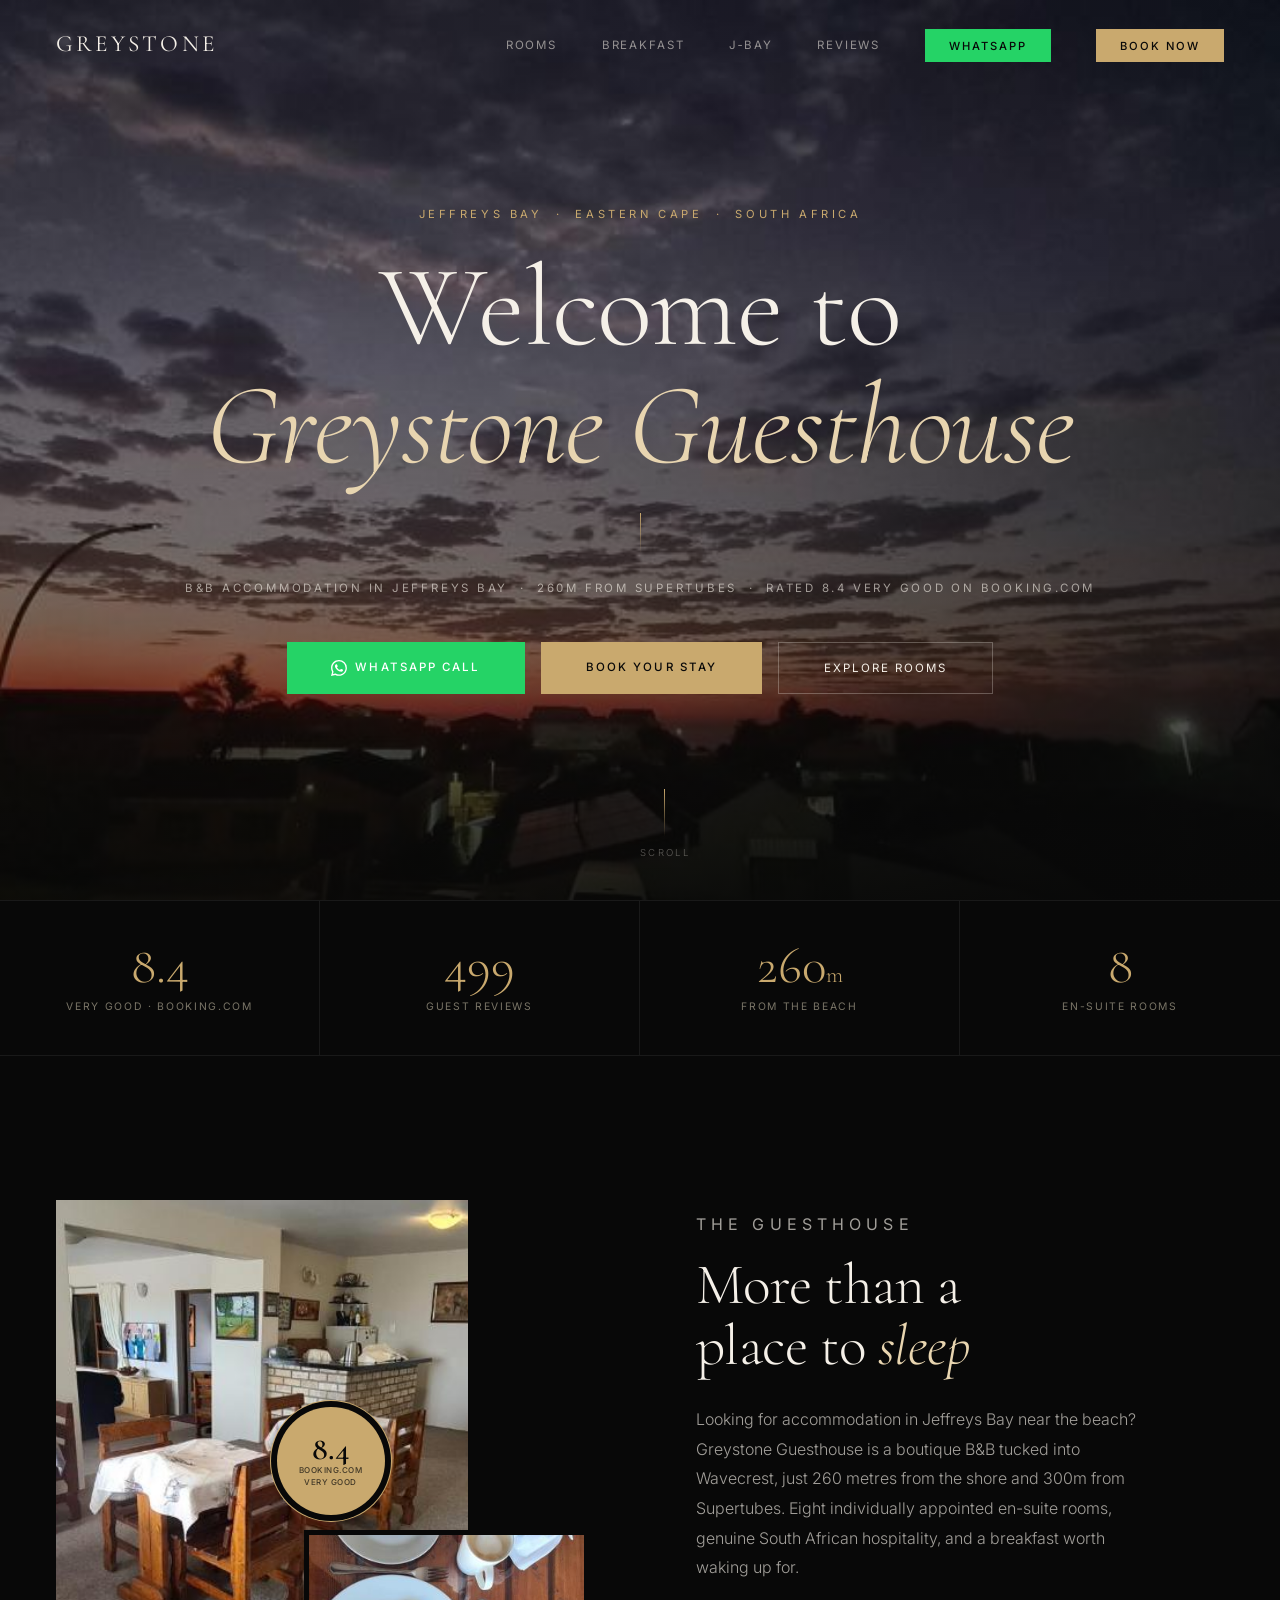
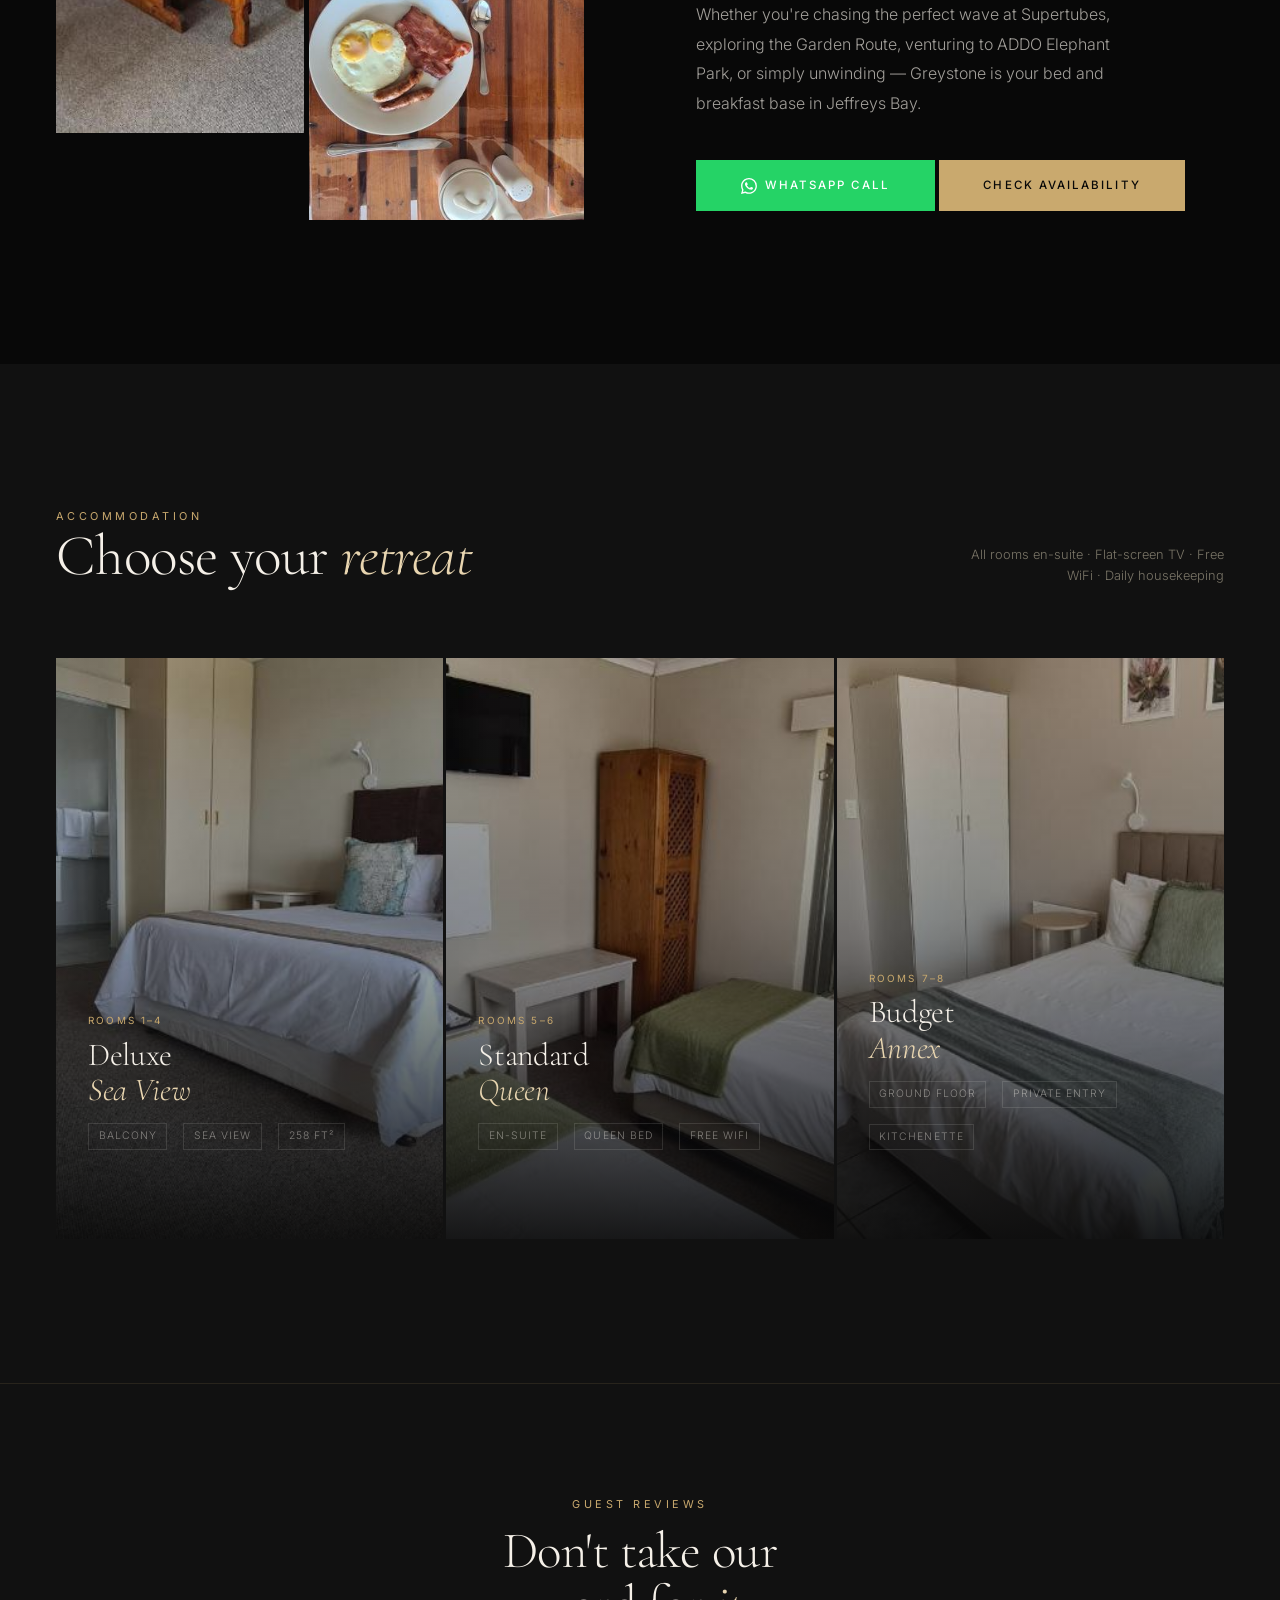
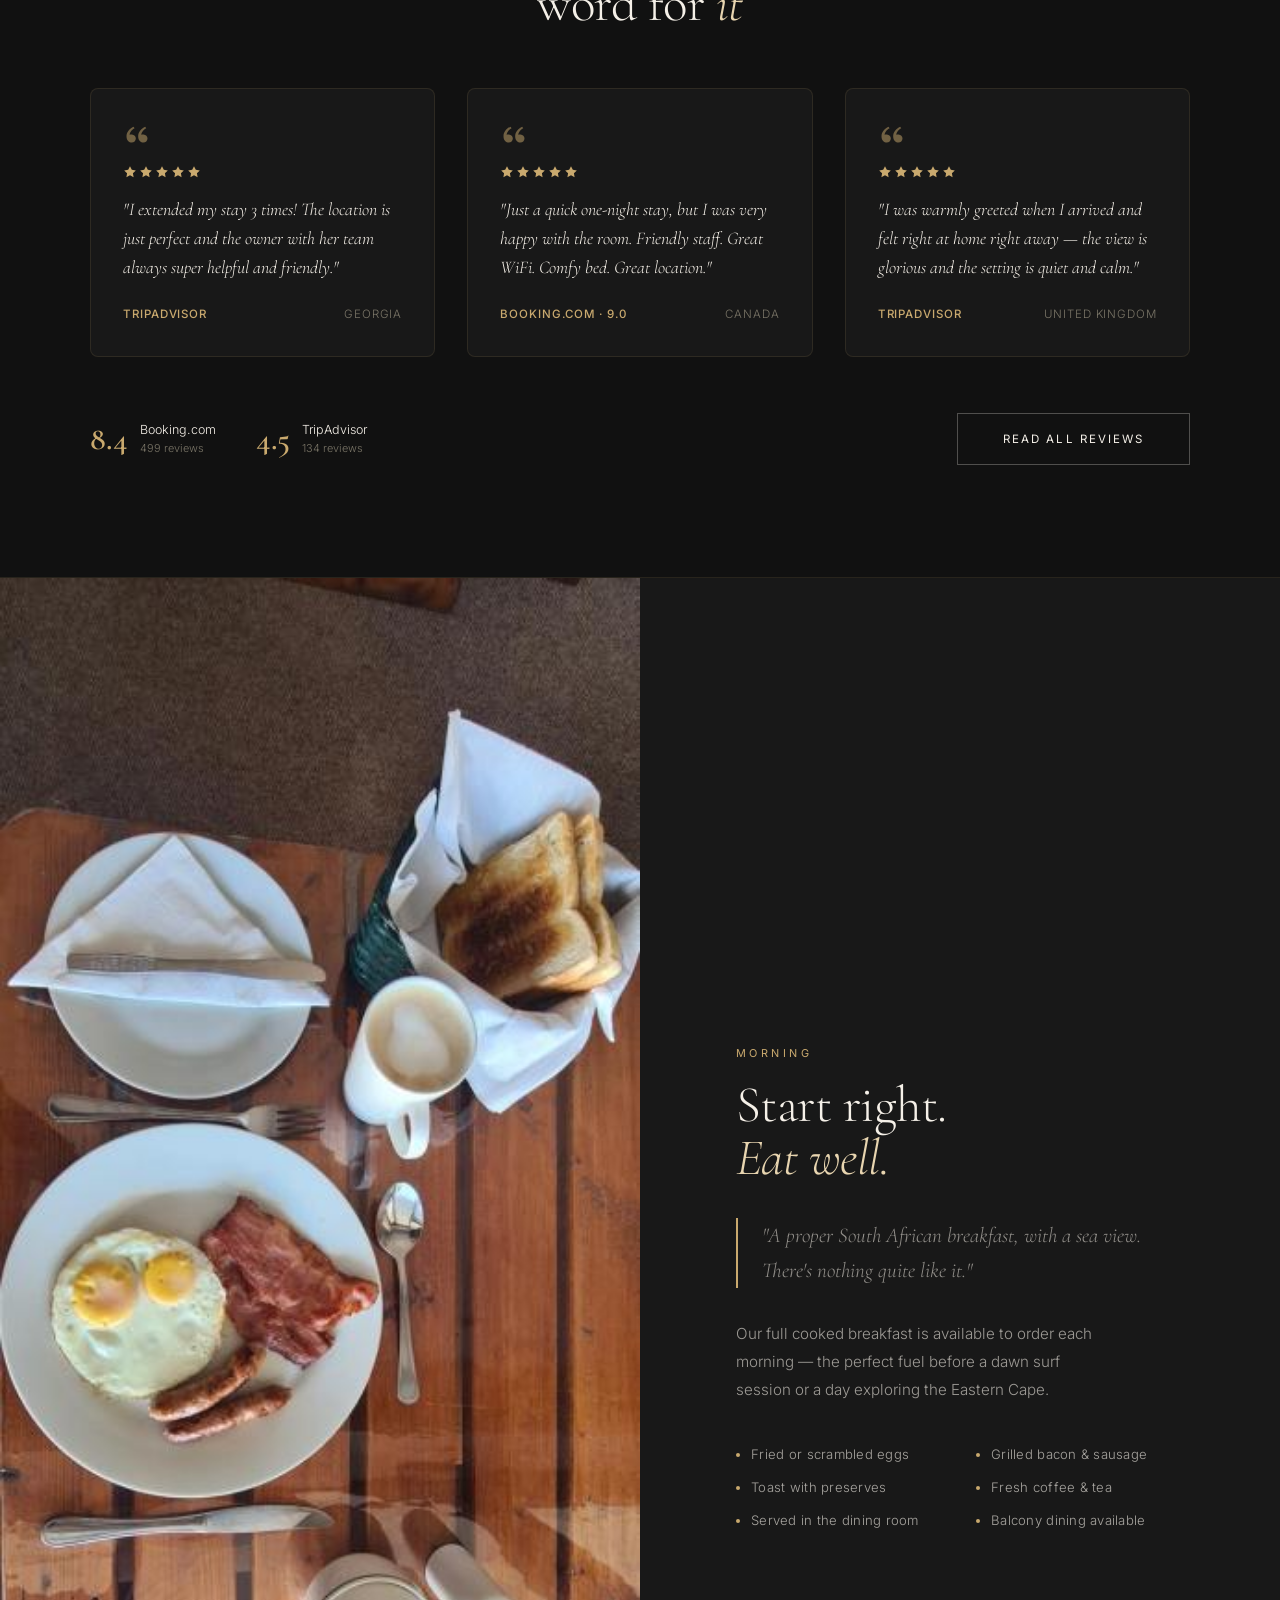
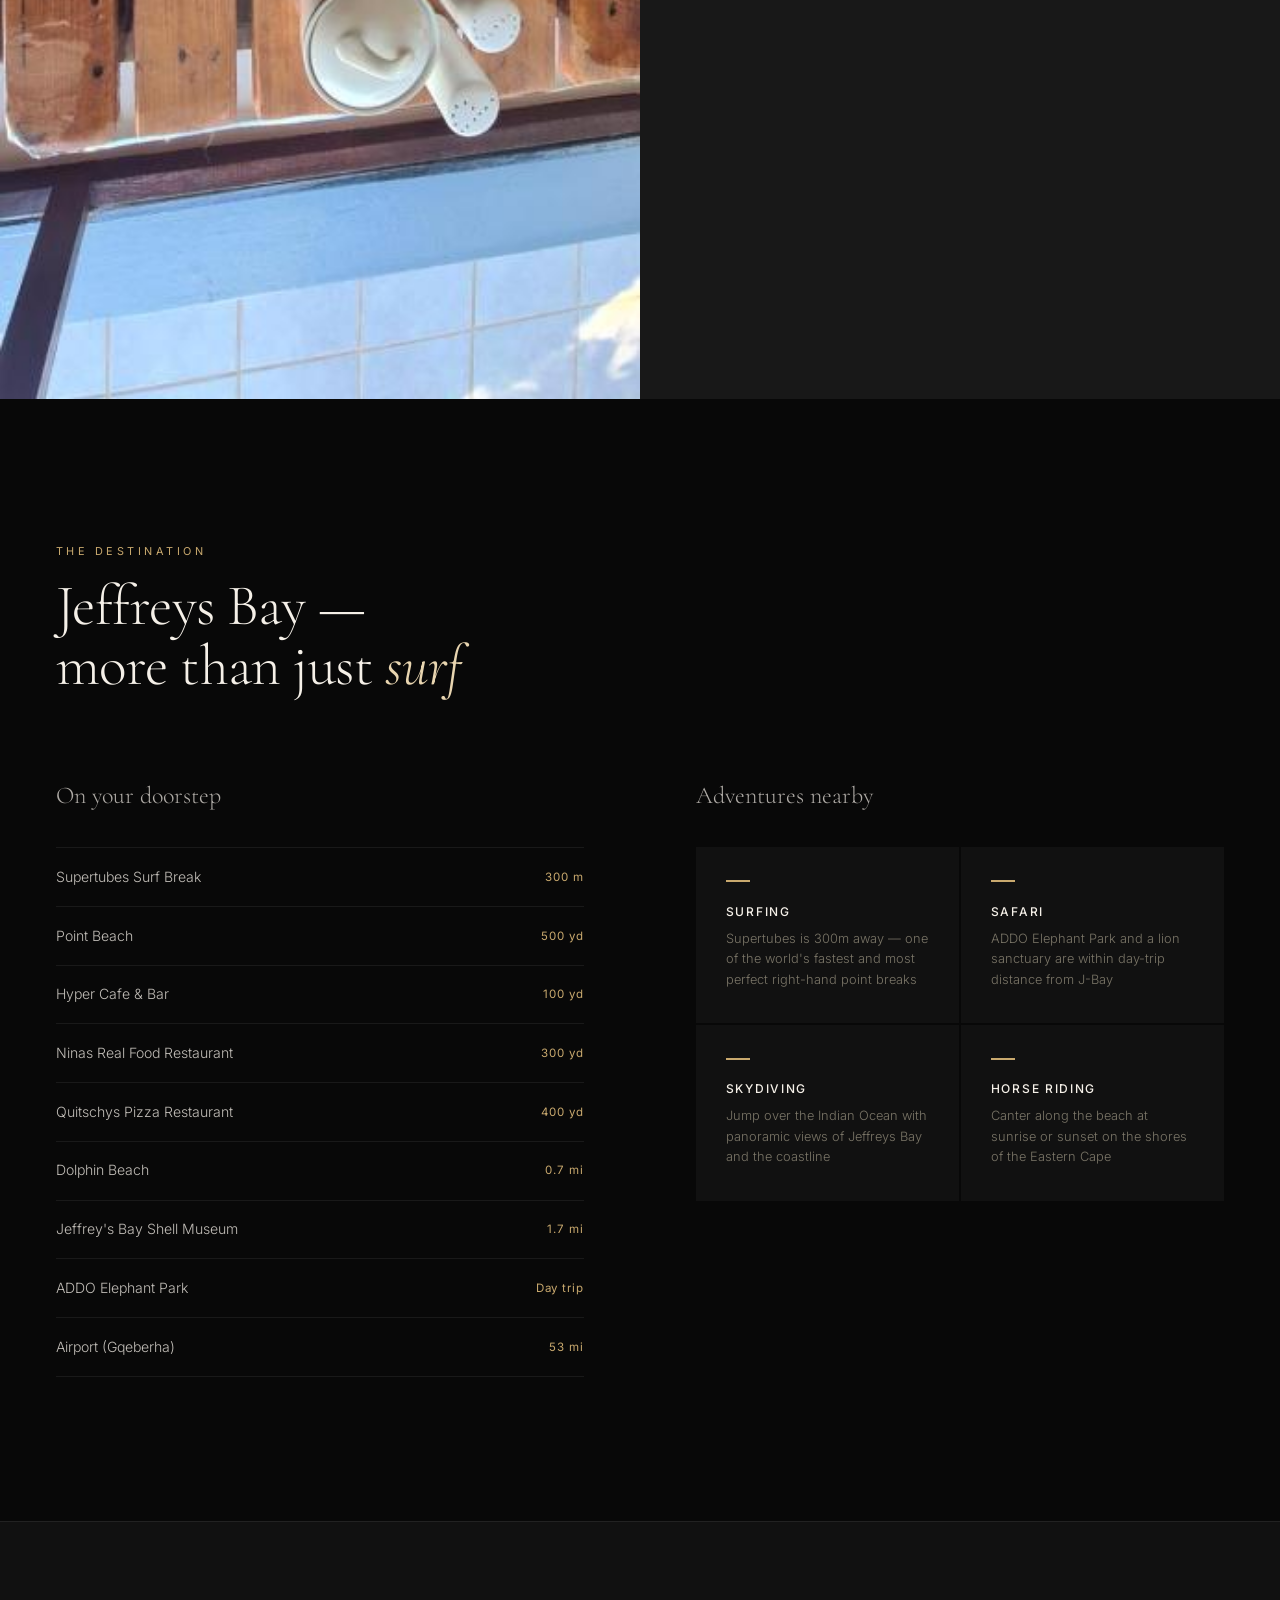
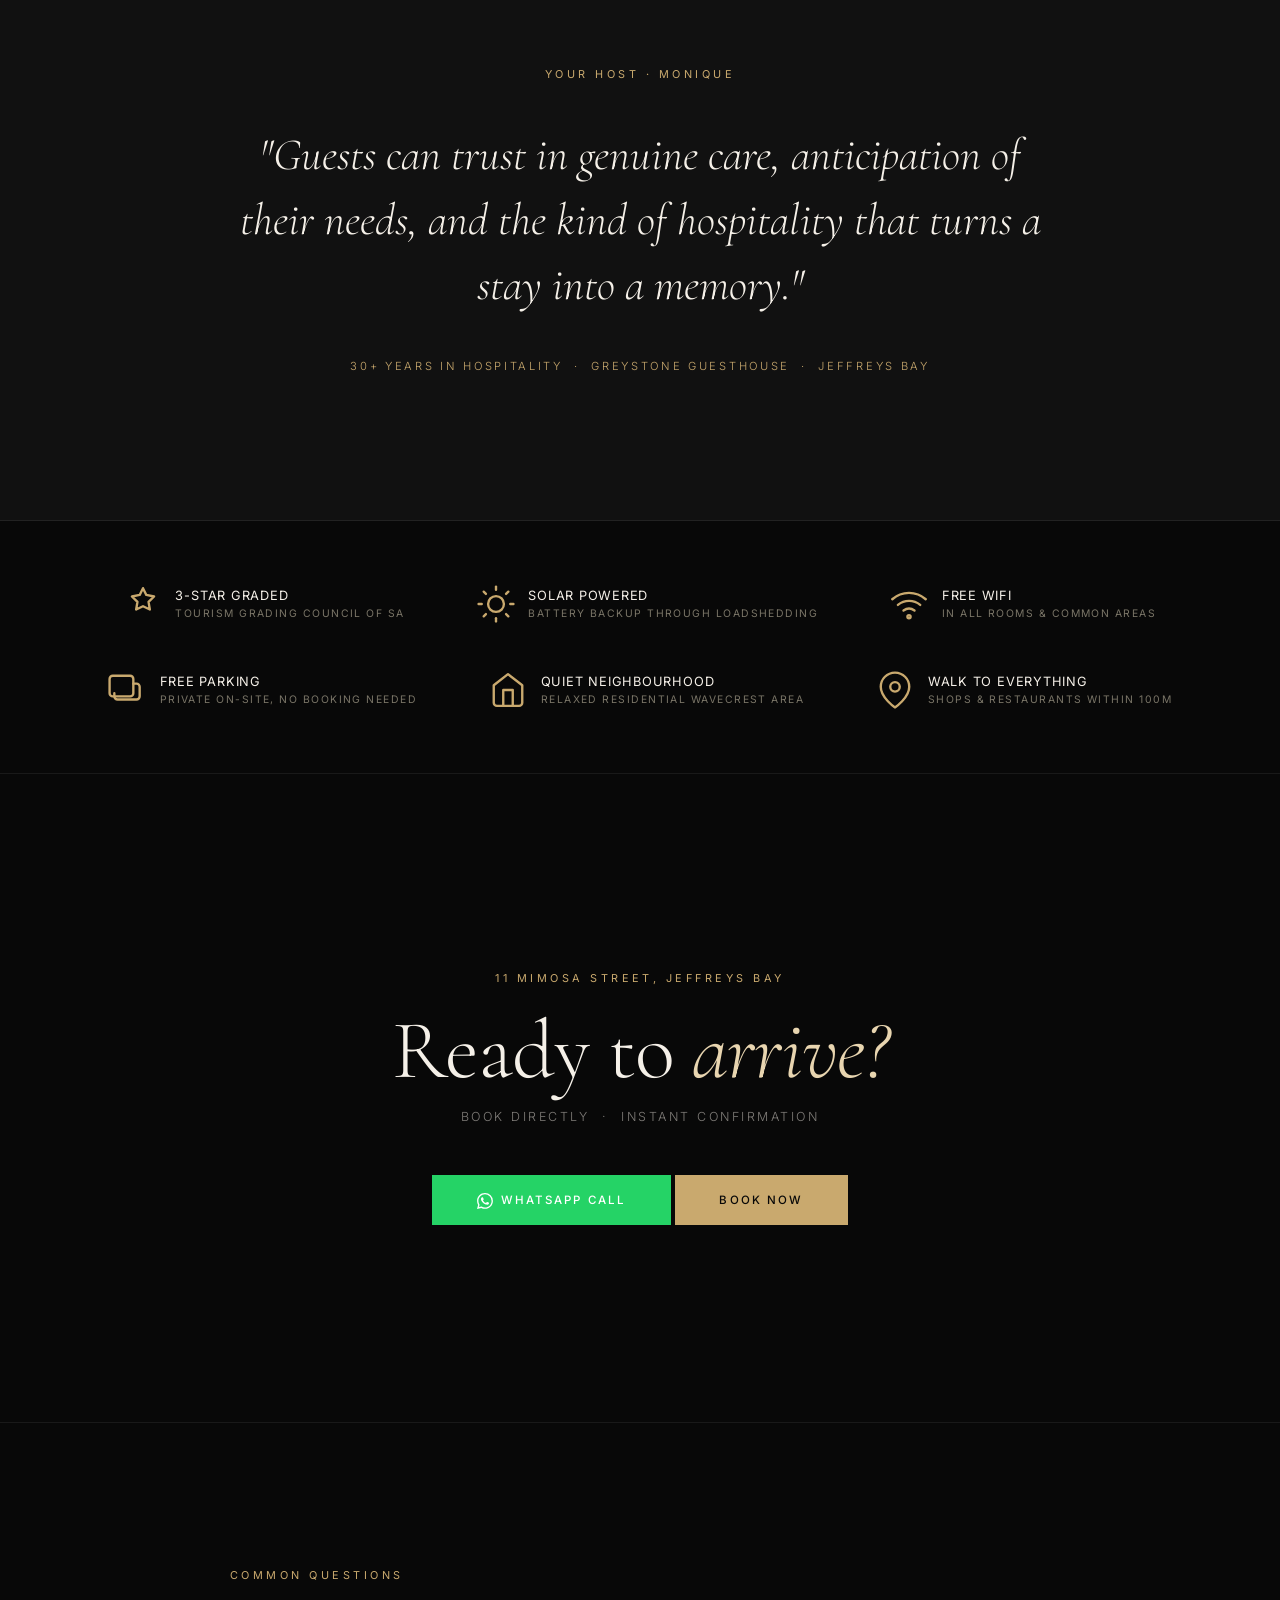
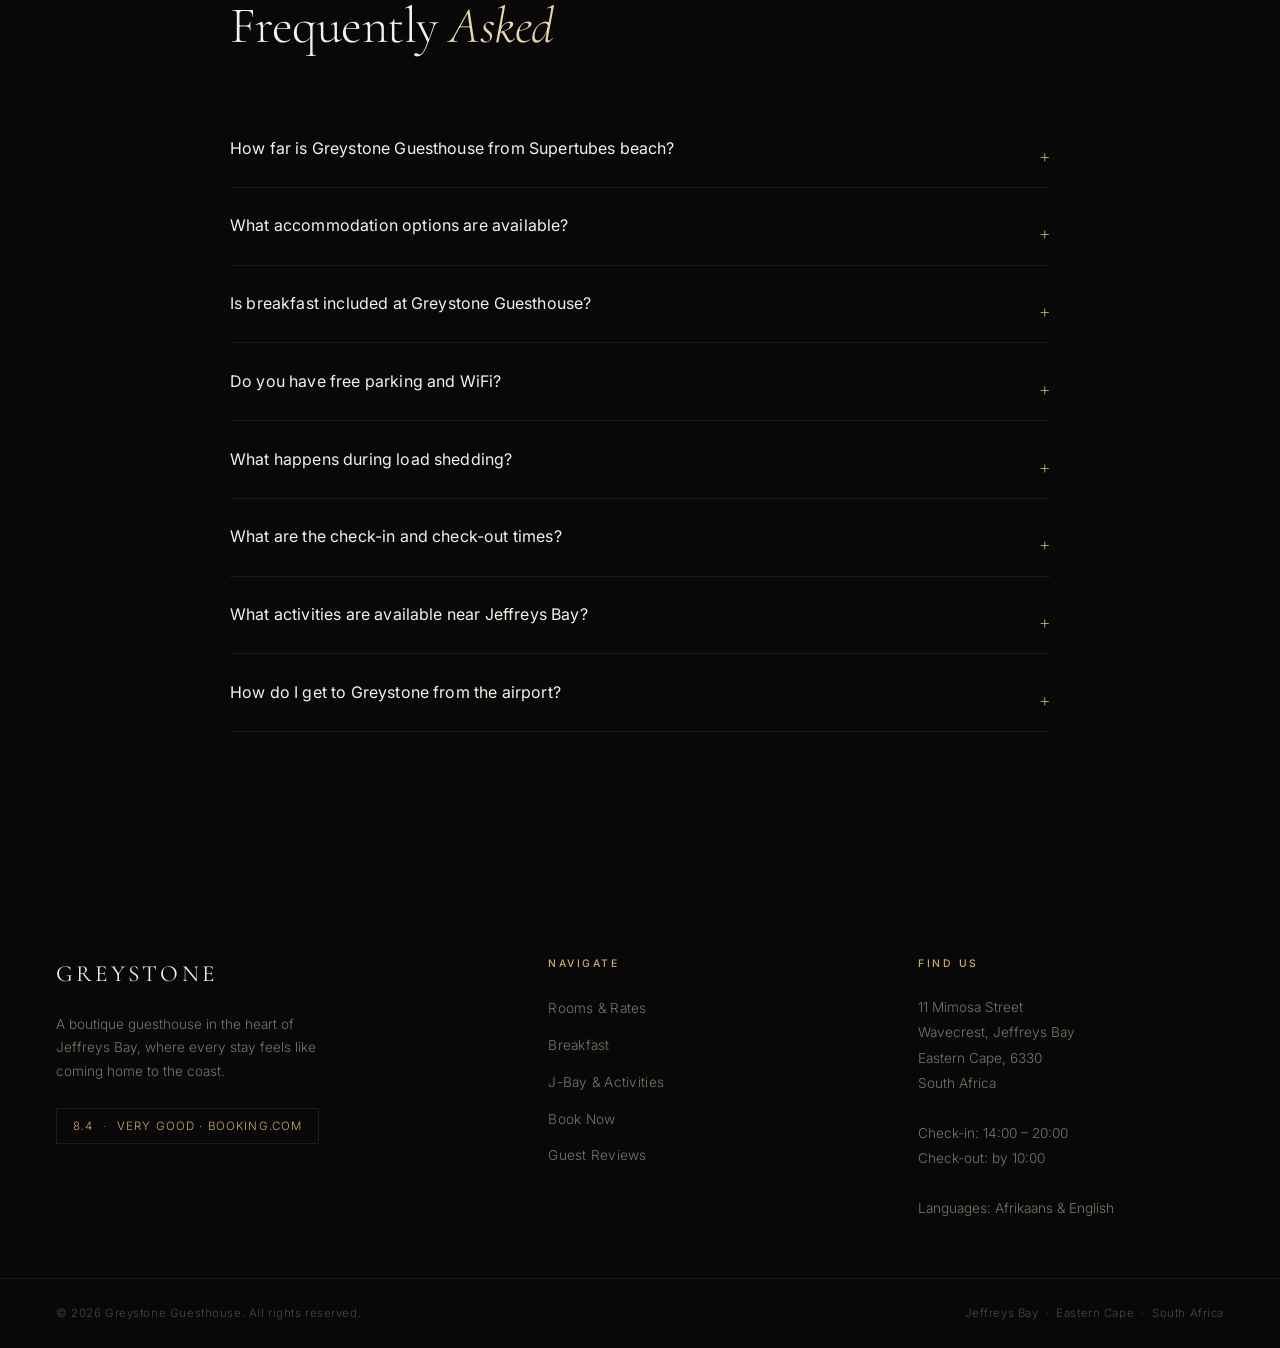
<file: index.html>
<!DOCTYPE html>
<html lang="en-ZA">
<head>
  <meta charset="UTF-8">
  <meta name="viewport" content="width=device-width, initial-scale=1.0">
  <!-- Google tag (gtag.js) -->
  <script async src="https://www.googletagmanager.com/gtag/js?id=G-LHN8DCK50B"></script>
  <script>
    window.dataLayer = window.dataLayer || [];
    function gtag(){dataLayer.push(arguments);}
    gtag('js', new Date());
    gtag('config', 'G-LHN8DCK50B');
  </script>
  <title>Greystone Guesthouse | B&B Accommodation in Jeffreys Bay, South Africa</title>
  <meta name="description" content="Greystone Guesthouse — affordable B&B accommodation in Jeffreys Bay, 260m from Supertubes beach. 8 en-suite rooms from ZAR 638/night, full South African breakfast, free WiFi & parking. Rated 8.4 Very Good on Booking.com. Book direct.">
  <meta name="keywords" content="Jeffreys Bay accommodation, B&B Jeffreys Bay, guesthouse Jeffreys Bay, Jeffreys Bay bed and breakfast, accommodation near Supertubes, J-Bay guesthouse, Eastern Cape accommodation, Jeffreys Bay holiday, surf accommodation Jeffreys Bay, budget accommodation Jeffreys Bay, sea view rooms Jeffreys Bay">
  <link rel="canonical" href="https://greystoneguesthouse.co.za/">

  <!-- Open Graph -->
  <meta property="og:type" content="website">
  <meta property="og:title" content="Greystone Guesthouse | B&B Accommodation in Jeffreys Bay">
  <meta property="og:description" content="Boutique guesthouse 260m from Supertubes. 8 en-suite rooms, full breakfast, free WiFi & parking. Rated 8.4 Very Good on Booking.com.">
  <meta property="og:url" content="https://greystoneguesthouse.co.za/">
  <meta property="og:image" content="https://greystoneguesthouse.co.za/images/553368676.jpg">
  <meta property="og:image:width" content="1200">
  <meta property="og:image:height" content="630">
  <meta property="og:locale" content="en_ZA">
  <meta property="og:site_name" content="Greystone Guesthouse">

  <!-- Twitter Card -->
  <meta name="twitter:card" content="summary_large_image">
  <meta name="twitter:title" content="Greystone Guesthouse | B&B Jeffreys Bay">
  <meta name="twitter:description" content="Boutique B&B 260m from Supertubes. 8 en-suite rooms, full breakfast, rated 8.4 Very Good on Booking.com.">
  <meta name="twitter:image" content="https://greystoneguesthouse.co.za/images/553368676.jpg">

  <!-- Geo tags for local SEO -->
  <meta name="geo.region" content="ZA-EC">
  <meta name="geo.placename" content="Jeffreys Bay">
  <meta name="geo.position" content="-34.0488;25.5304">
  <meta name="ICBM" content="-34.0488, 25.5304">

  <!-- Schema.org Structured Data -->
  <script type="application/ld+json">
  {
    "@context": "https://schema.org",
    "@type": "LodgingBusiness",
    "name": "Greystone Guesthouse",
    "alternateName": ["Greystone B&B Jeffreys Bay"],
    "description": "Boutique bed and breakfast accommodation in Jeffreys Bay, South Africa. Located 260 metres from Supertubes beach, Greystone Guesthouse offers 8 en-suite rooms with sea views, full South African breakfast, free WiFi, and free parking. Ideal for surfers, couples, and travellers exploring the Eastern Cape and Garden Route.",
    "url": "https://greystoneguesthouse.co.za",
    "telephone": "+27829537641",
    "image": [
      "https://greystoneguesthouse.co.za/images/553368676.jpg",
      "https://greystoneguesthouse.co.za/images/541777001.jpg",
      "https://greystoneguesthouse.co.za/images/553368832.jpg",
      "https://greystoneguesthouse.co.za/images/deluxe-seaview.jpg"
    ],
    "address": {
      "@type": "PostalAddress",
      "streetAddress": "11 Mimosa Street",
      "addressLocality": "Jeffreys Bay",
      "addressRegion": "Eastern Cape",
      "postalCode": "6330",
      "addressCountry": "ZA"
    },
    "geo": {
      "@type": "GeoCoordinates",
      "latitude": -34.0488,
      "longitude": 25.5304
    },
    "hasMap": "https://www.google.com/maps?q=-34.0488,25.5304",
    "checkinTime": "14:00",
    "checkoutTime": "10:00",
    "starRating": {
      "@type": "Rating",
      "ratingValue": "3"
    },
    "numberOfRooms": 8,
    "petsAllowed": false,
    "smokingAllowed": false,
    "availableLanguage": ["English", "Afrikaans"],
    "priceRange": "ZAR 638 - ZAR 1,275",
    "currenciesAccepted": "ZAR",
    "paymentAccepted": "Visa, Mastercard, Bank Transfer",
    "amenityFeature": [
      { "@type": "LocationFeatureSpecification", "name": "Free WiFi", "value": true },
      { "@type": "LocationFeatureSpecification", "name": "Free Parking", "value": true },
      { "@type": "LocationFeatureSpecification", "name": "En-suite Bathrooms", "value": true },
      { "@type": "LocationFeatureSpecification", "name": "Flat-screen TV", "value": true },
      { "@type": "LocationFeatureSpecification", "name": "Daily Housekeeping", "value": true },
      { "@type": "LocationFeatureSpecification", "name": "BBQ Facilities", "value": true },
      { "@type": "LocationFeatureSpecification", "name": "Games Room", "value": true },
      { "@type": "LocationFeatureSpecification", "name": "Breakfast Available", "value": true },
      { "@type": "LocationFeatureSpecification", "name": "Safety Deposit Box", "value": true },
      { "@type": "LocationFeatureSpecification", "name": "Shuttle Service", "value": true },
      { "@type": "LocationFeatureSpecification", "name": "Solar Power with Battery Backup", "value": true }
    ],
    "makesOffer": [
      {
        "@type": "Offer",
        "name": "Deluxe Sea View Room",
        "description": "258 ft² room with balcony, partial sea view, en-suite bathroom, flat-screen TV, and free WiFi. King or double bed options available.",
        "priceSpecification": {
          "@type": "PriceSpecification",
          "price": "1275",
          "priceCurrency": "ZAR",
          "unitText": "per night"
        }
      },
      {
        "@type": "Offer",
        "name": "Standard Queen Room",
        "description": "En-suite room with queen bed, flat-screen TV, and free WiFi. Comfortable and affordable accommodation in Jeffreys Bay.",
        "priceSpecification": {
          "@type": "PriceSpecification",
          "price": "1105",
          "priceCurrency": "ZAR",
          "unitText": "per night"
        }
      },
      {
        "@type": "Offer",
        "name": "Budget Annex Room",
        "description": "161 ft² ground floor room with private entrance, en-suite bathroom, kitchenette with microwave, fridge and kettle, flat-screen TV, and free WiFi.",
        "priceSpecification": {
          "@type": "PriceSpecification",
          "price": "1105",
          "priceCurrency": "ZAR",
          "unitText": "per night"
        }
      }
    ],
    "aggregateRating": {
      "@type": "AggregateRating",
      "ratingValue": "8.4",
      "bestRating": "10",
      "worstRating": "1",
      "ratingCount": "499",
      "reviewCount": "499"
    },
    "sameAs": [
      "https://www.booking.com/hotel/za/greystone-guesthouse-jeffreys-bay.en-gb.html",
      "https://www.tripadvisor.co.uk/Hotel_Review-g469383-d1342566-Reviews-Greystone_Guest_House-Jeffreys_Bay_Eastern_Cape.html"
    ]
  }
  </script>

  <!-- FAQ Schema -->
  <script type="application/ld+json">
  {
    "@context": "https://schema.org",
    "@type": "FAQPage",
    "mainEntity": [
      {
        "@type": "Question",
        "name": "How far is Greystone Guesthouse from Supertubes beach?",
        "acceptedAnswer": {
          "@type": "Answer",
          "text": "Greystone Guesthouse is just 260 metres (about a 3-minute walk) from the beach and 300 metres from Supertubes, one of the world's most famous surf breaks. We're located in the Wavecrest area of Jeffreys Bay."
        }
      },
      {
        "@type": "Question",
        "name": "What accommodation options are available at Greystone Guesthouse?",
        "acceptedAnswer": {
          "@type": "Answer",
          "text": "Greystone offers 8 en-suite rooms across three tiers: Deluxe Sea View rooms (Rooms 1-4) with balconies and sea views from ZAR 1,275/night, Standard Queen rooms (Rooms 5-6) from ZAR 1,105/night, and Budget Annex rooms (Rooms 7-8) with private entrances and kitchenettes from ZAR 1,105/night. Single occupancy rates start from ZAR 638/night."
        }
      },
      {
        "@type": "Question",
        "name": "Is breakfast included at Greystone Guesthouse?",
        "acceptedAnswer": {
          "@type": "Answer",
          "text": "Cost sensitive guests have requested that we price for rooms only. A full cooked South African breakfast is available as an optional extra to order each morning, featuring eggs, bacon, sausages, toast, fresh coffee and tea. Breakfast can be enjoyed in the dining room or on the balcony with sea views."
        }
      },
      {
        "@type": "Question",
        "name": "Does Greystone Guesthouse have free parking and WiFi?",
        "acceptedAnswer": {
          "@type": "Answer",
          "text": "Yes, Greystone Guesthouse offers free private on-site parking (no reservation needed) and free WiFi throughout the property, including in all guest rooms."
        }
      },
      {
        "@type": "Question",
        "name": "What happens during load shedding at Greystone Guesthouse?",
        "acceptedAnswer": {
          "@type": "Answer",
          "text": "Nothing changes for our guests. Greystone Guesthouse has a full solar power system with inverter and battery backup, so your lights, WiFi, and hot water stay on through Eskom power outages. You can continue working, streaming and using your devices without interruption."
        }
      },
      {
        "@type": "Question",
        "name": "What is the check-in and check-out time at Greystone Guesthouse?",
        "acceptedAnswer": {
          "@type": "Answer",
          "text": "Check-in is from 14:00 to 20:00 (advance notice of arrival time is required). Check-out is between 07:00 and 10:00."
        }
      },
      {
        "@type": "Question",
        "name": "What activities are available near Greystone Guesthouse in Jeffreys Bay?",
        "acceptedAnswer": {
          "@type": "Answer",
          "text": "Jeffreys Bay offers world-class surfing at Supertubes (300m away), beach horse riding, skydiving over the Indian Ocean, ADDO Elephant Park day trips, lion sanctuary visits, snorkelling, diving, fishing, windsurfing, golf, and hiking. Restaurants and a supermarket are within 100 metres."
        }
      },
      {
        "@type": "Question",
        "name": "How do I get to Greystone Guesthouse from the airport?",
        "acceptedAnswer": {
          "@type": "Answer",
          "text": "Greystone Guesthouse is 64 km (about 53 miles) from Chief Dawid Stuurman International Airport (formerly Port Elizabeth Airport) in Gqeberha. The drive takes approximately 1 hour. A shuttle service is available at an additional charge."
        }
      }
    ]
  }
  </script>

  <!-- Breadcrumb Schema -->
  <script type="application/ld+json">
  {
    "@context": "https://schema.org",
    "@type": "BreadcrumbList",
    "itemListElement": [
      {
        "@type": "ListItem",
        "position": 1,
        "name": "Greystone Guesthouse",
        "item": "https://greystoneguesthouse.co.za/"
      }
    ]
  }
  </script>

  <link rel="preconnect" href="https://fonts.googleapis.com">
  <link rel="preconnect" href="https://fonts.gstatic.com" crossorigin>
  <link href="https://fonts.googleapis.com/css2?family=Cormorant+Garamond:ital,wght@0,300;0,400;0,600;1,300;1,400;1,600&family=Inter:wght@300;400;500&display=swap" rel="stylesheet">
  <style>
    /* ─── RESET & BASE ─────────────────────────────────────────── */
    *, *::before, *::after { margin: 0; padding: 0; box-sizing: border-box; }

    :root {
      --ink:         #080808;
      --surface:     #111111;
      --surface-2:   #181818;
      --gold:        #C9A96E;
      --gold-light:  #E8D5B0;
      --gold-dim:    rgba(201,169,110,0.15);
      --cream:       #F5F0E8;
      --muted:       #7A7567;
      --border:      rgba(201,169,110,0.12);
      --border-faint:rgba(255,255,255,0.07);
    }

    html { scroll-behavior: smooth; }

    body {
      background: var(--ink);
      color: var(--cream);
      font-family: 'Inter', sans-serif;
      font-weight: 300;
      font-size: 16px;
      line-height: 1.6;
      overflow-x: hidden;
    }

    img { display: block; }

    /* ─── SCROLL REVEAL ─────────────────────────────────────────── */
    .reveal {
      opacity: 0;
      transform: translateY(44px);
      transition: opacity 0.85s cubic-bezier(.22,.6,.36,1),
                  transform 0.85s cubic-bezier(.22,.6,.36,1);
    }
    .reveal.visible { opacity: 1; transform: translateY(0); }
    .reveal-left  { opacity: 0; transform: translateX(-44px); transition: opacity 0.85s cubic-bezier(.22,.6,.36,1), transform 0.85s cubic-bezier(.22,.6,.36,1); }
    .reveal-left.visible { opacity: 1; transform: translateX(0); }
    .reveal-right { opacity: 0; transform: translateX(44px);  transition: opacity 0.85s cubic-bezier(.22,.6,.36,1), transform 0.85s cubic-bezier(.22,.6,.36,1); }
    .reveal-right.visible { opacity: 1; transform: translateX(0); }
    .d1 { transition-delay: 0.1s; }
    .d2 { transition-delay: 0.2s; }
    .d3 { transition-delay: 0.3s; }
    .d4 { transition-delay: 0.45s; }
    .d5 { transition-delay: 0.6s; }

    /* ─── TYPOGRAPHY HELPERS ────────────────────────────────────── */
    .eyebrow {
      font-family: 'Inter', sans-serif;
      font-size: 0.68rem;
      font-weight: 400;
      letter-spacing: 0.32em;
      text-transform: uppercase;
      color: var(--gold);
    }

    .display {
      font-family: 'Cormorant Garamond', serif;
      font-weight: 300;
      line-height: 1.05;
      letter-spacing: -0.01em;
    }
    .display em { font-style: italic; color: var(--gold-light); }

    /* ─── NAV ───────────────────────────────────────────────────── */
    #nav {
      position: fixed;
      top: 0; left: 0; right: 0;
      z-index: 200;
      padding: 1.6rem 3.5rem;
      display: flex;
      align-items: center;
      justify-content: space-between;
      transition: background 0.5s, backdrop-filter 0.5s, padding 0.4s, border-color 0.5s;
      border-bottom: 1px solid transparent;
    }

    #nav.scrolled {
      background: rgba(8,8,8,0.88);
      backdrop-filter: blur(16px);
      -webkit-backdrop-filter: blur(16px);
      padding: 1.1rem 3.5rem;
      border-color: var(--border-faint);
    }

    .nav-logo {
      font-family: 'Cormorant Garamond', serif;
      font-size: 1.45rem;
      font-weight: 400;
      letter-spacing: 0.14em;
      text-transform: uppercase;
      color: var(--cream);
      text-decoration: none;
    }

    .nav-links {
      display: flex;
      align-items: center;
      gap: 2.8rem;
      list-style: none;
    }

    .nav-links a {
      font-size: 0.72rem;
      font-weight: 400;
      letter-spacing: 0.16em;
      text-transform: uppercase;
      color: rgba(245,240,232,0.55);
      text-decoration: none;
      transition: color 0.25s;
    }
    .nav-links a:hover { color: var(--cream); }

    .nav-book {
      font-size: 0.7rem !important;
      font-weight: 500 !important;
      letter-spacing: 0.18em !important;
      color: var(--ink) !important;
      background: var(--gold);
      padding: 0.6rem 1.5rem;
      transition: background 0.25s, transform 0.25s !important;
    }
    .nav-book:hover { background: var(--gold-light) !important; transform: translateY(-1px) !important; }

    /* ─── HERO ──────────────────────────────────────────────────── */
    .hero {
      position: relative;
      height: 100vh;
      min-height: 680px;
      display: flex;
      align-items: center;
      justify-content: center;
      overflow: hidden;
    }

    .hero-bg {
      position: absolute;
      inset: 0;
      background-image: url('images/553368676.jpg');
      background-size: cover;
      background-position: center 40%;
      transform: scale(1.06);
      transition: transform 9s cubic-bezier(.25,.46,.45,.94);
    }
    .hero-bg.loaded { transform: scale(1); }

    .hero-overlay {
      position: absolute;
      inset: 0;
      background: linear-gradient(
        175deg,
        rgba(8,8,8,0.28) 0%,
        rgba(8,8,8,0.18) 35%,
        rgba(8,8,8,0.55) 70%,
        rgba(8,8,8,0.98) 100%
      );
    }

    .hero-content {
      position: relative;
      z-index: 2;
      text-align: center;
      padding: 0 1.5rem;
      max-width: 960px;
    }

    .hero-eyebrow {
      display: block;
      font-family: 'Inter', sans-serif;
      font-size: 0.7rem;
      font-weight: 400;
      letter-spacing: 0.32em;
      text-transform: uppercase;
      color: var(--gold);
      margin-bottom: 1.6rem;
      opacity: 0;
      transform: translateY(18px);
      animation: heroFade 0.9s 0.4s cubic-bezier(.22,.6,.36,1) forwards;
    }

    .hero-title {
      font-family: 'Cormorant Garamond', serif;
      font-size: clamp(3.8rem, 9vw, 7.5rem);
      font-weight: 300;
      line-height: 1.02;
      letter-spacing: -0.01em;
      margin-bottom: 1.8rem;
      opacity: 0;
      transform: translateY(28px);
      animation: heroFade 0.9s 0.62s cubic-bezier(.22,.6,.36,1) forwards;
    }
    .hero-title em { font-style: italic; color: var(--gold-light); }

    .hero-divider {
      width: 1px;
      height: 40px;
      background: linear-gradient(to bottom, var(--gold), transparent);
      margin: 0 auto 1.6rem;
      opacity: 0;
      animation: heroFade 0.9s 0.82s cubic-bezier(.22,.6,.36,1) forwards;
    }

    .hero-sub {
      font-size: 0.72rem;
      font-weight: 400;
      letter-spacing: 0.24em;
      text-transform: uppercase;
      color: rgba(245,240,232,0.6);
      margin-bottom: 2.8rem;
      opacity: 0;
      transform: translateY(14px);
      animation: heroFade 0.9s 0.92s cubic-bezier(.22,.6,.36,1) forwards;
    }

    .hero-ctas {
      display: flex;
      gap: 1rem;
      justify-content: center;
      flex-wrap: wrap;
      opacity: 0;
      transform: translateY(14px);
      animation: heroFade 0.9s 1.1s cubic-bezier(.22,.6,.36,1) forwards;
    }

    .btn-gold {
      display: inline-block;
      background: var(--gold);
      color: var(--ink);
      padding: 1rem 2.8rem;
      font-size: 0.72rem;
      font-weight: 500;
      letter-spacing: 0.18em;
      text-transform: uppercase;
      text-decoration: none;
      transition: background 0.25s, transform 0.25s;
      cursor: pointer;
    }
    .btn-gold:hover { background: var(--gold-light); transform: translateY(-2px); }

    .btn-outline {
      display: inline-block;
      border: 1px solid rgba(245,240,232,0.28);
      color: var(--cream);
      padding: 1rem 2.8rem;
      font-size: 0.72rem;
      font-weight: 400;
      letter-spacing: 0.18em;
      text-transform: uppercase;
      text-decoration: none;
      transition: border-color 0.25s, transform 0.25s;
      cursor: pointer;
    }
    .btn-outline:hover { border-color: var(--cream); transform: translateY(-2px); }

    .btn-whatsapp {
      display: inline-block;
      background: #25D366;
      color: #fff;
      padding: 1rem 2.8rem;
      font-size: 0.72rem;
      font-weight: 500;
      letter-spacing: 0.18em;
      text-transform: uppercase;
      text-decoration: none;
      transition: background 0.25s, transform 0.25s;
      cursor: pointer;
    }
    .btn-whatsapp:hover { background: #1ebe57; transform: translateY(-2px); }
    .btn-whatsapp svg { vertical-align: middle; margin-right: 0.5rem; }

    .hero-scroll-indicator {
      position: absolute;
      bottom: 2.5rem;
      left: 50%;
      transform: translateX(-50%);
      display: flex;
      flex-direction: column;
      align-items: center;
      gap: 0.5rem;
      z-index: 2;
      opacity: 0;
      animation: heroFade 0.9s 1.5s forwards;
    }
    .hero-scroll-indicator span {
      font-size: 0.6rem;
      letter-spacing: 0.24em;
      text-transform: uppercase;
      color: rgba(245,240,232,0.35);
    }
    .scroll-line {
      width: 1px;
      height: 48px;
      background: linear-gradient(to bottom, var(--gold), transparent);
      animation: scrollPulse 2.2s ease-in-out infinite;
    }

    @keyframes heroFade {
      to { opacity: 1; transform: translateY(0) translateX(0); }
    }
    @keyframes scrollPulse {
      0%,100% { transform: scaleY(1); opacity: 0.7; }
      50% { transform: scaleY(0.65); opacity: 0.25; }
    }

    /* ─── STATS BAR ─────────────────────────────────────────────── */
    .stats-bar {
      display: grid;
      grid-template-columns: repeat(4, 1fr);
      border-top: 1px solid var(--border-faint);
      border-bottom: 1px solid var(--border-faint);
    }

    .stat {
      padding: 2.5rem 1rem;
      text-align: center;
      border-right: 1px solid var(--border-faint);
      position: relative;
    }
    .stat:last-child { border-right: none; }

    .stat-num {
      font-family: 'Cormorant Garamond', serif;
      font-size: clamp(2.6rem, 4vw, 3.8rem);
      font-weight: 300;
      color: var(--gold);
      line-height: 1;
      display: block;
    }

    .stat-label {
      font-size: 0.65rem;
      font-weight: 400;
      letter-spacing: 0.16em;
      text-transform: uppercase;
      color: var(--muted);
      margin-top: 0.4rem;
      display: block;
    }

    /* ─── ABOUT ─────────────────────────────────────────────────── */
    .about-section {
      padding: 9rem 3.5rem;
    }

    .about-inner {
      max-width: 1300px;
      margin: 0 auto;
      display: grid;
      grid-template-columns: 1fr 1fr;
      gap: 7rem;
      align-items: center;
    }

    .about-visual {
      position: relative;
      height: 620px;
    }

    .about-img-main {
      position: absolute;
      top: 0; left: 0;
      width: 78%;
      height: 86%;
      object-fit: cover;
      object-position: center;
    }

    .about-img-inset {
      position: absolute;
      bottom: 0; right: 0;
      width: 52%;
      height: 46%;
      object-fit: cover;
      object-position: center 60%;
      outline: 5px solid var(--ink);
    }

    .about-badge {
      position: absolute;
      top: 42%; left: 52%;
      transform: translate(-50%, -50%);
      width: 108px;
      height: 108px;
      background: var(--gold);
      border-radius: 50%;
      display: flex;
      flex-direction: column;
      align-items: center;
      justify-content: center;
      z-index: 3;
      box-shadow: 0 0 0 6px var(--ink), 0 0 0 7px var(--gold);
    }
    .about-badge-num {
      font-family: 'Cormorant Garamond', serif;
      font-size: 2rem;
      font-weight: 600;
      color: var(--ink);
      line-height: 1;
    }
    .about-badge-text {
      font-family: 'Inter', sans-serif;
      font-size: 0.5rem;
      font-weight: 500;
      letter-spacing: 0.06em;
      text-transform: uppercase;
      color: rgba(8,8,8,0.7);
      text-align: center;
      line-height: 1.4;
    }

    .about-text .eyebrow { margin-bottom: 1rem; }

    .about-text h2 {
      font-size: clamp(2.8rem, 4.5vw, 4.2rem);
      margin-bottom: 1.8rem;
    }

    .about-text p {
      font-size: 1rem;
      line-height: 1.85;
      color: rgba(245,240,232,0.65);
      max-width: 440px;
    }
    .about-text p + p { margin-top: 1.1rem; }

    .about-text .btn-gold { margin-top: 2.6rem; }

    /* ─── ROOMS ─────────────────────────────────────────────────── */
    .rooms-section {
      background: var(--surface);
      padding: 9rem 3.5rem;
    }

    .rooms-header {
      max-width: 1300px;
      margin: 0 auto 4.5rem;
      display: flex;
      justify-content: space-between;
      align-items: flex-end;
      gap: 2rem;
    }

    .rooms-header h2 { font-size: clamp(2.8rem, 4.5vw, 4.2rem); }

    .rooms-note {
      font-size: 0.8rem;
      color: var(--muted);
      max-width: 260px;
      text-align: right;
      line-height: 1.6;
    }

    .rooms-grid {
      max-width: 1300px;
      margin: 0 auto;
      display: grid;
      grid-template-columns: repeat(3, 1fr);
      gap: 3px;
    }

    .room-card {
      position: relative;
      overflow: hidden;
      aspect-ratio: 2/3;
    }

    .room-card img {
      width: 100%;
      height: 100%;
      object-fit: cover;
      transition: transform 0.7s cubic-bezier(.25,.46,.45,.94);
    }
    .room-card:hover img { transform: scale(1.07); }

    .room-card-overlay {
      position: absolute;
      inset: 0;
      background: linear-gradient(
        to top,
        rgba(8,8,8,0.92) 0%,
        rgba(8,8,8,0.4) 45%,
        rgba(8,8,8,0.06) 100%
      );
      transition: background 0.4s;
    }
    .room-card:hover .room-card-overlay {
      background: linear-gradient(to top, rgba(8,8,8,0.96) 0%, rgba(8,8,8,0.55) 50%, rgba(8,8,8,0.1) 100%);
    }

    .room-card-body {
      position: absolute;
      bottom: 0; left: 0; right: 0;
      padding: 2.2rem 2rem;
    }

    .room-tier {
      font-size: 0.62rem;
      font-weight: 400;
      letter-spacing: 0.22em;
      text-transform: uppercase;
      color: var(--gold);
      margin-bottom: 0.5rem;
    }

    .room-name {
      font-family: 'Cormorant Garamond', serif;
      font-size: 2rem;
      font-weight: 300;
      line-height: 1.1;
      margin-bottom: 1rem;
    }

    .room-features {
      display: flex;
      gap: 1rem;
      flex-wrap: wrap;
      margin-bottom: 1rem;
    }

    .room-feature {
      font-size: 0.65rem;
      letter-spacing: 0.1em;
      text-transform: uppercase;
      color: rgba(245,240,232,0.45);
      border: 1px solid rgba(245,240,232,0.12);
      padding: 0.25rem 0.6rem;
    }

    .room-price-line {
      display: flex;
      align-items: baseline;
      gap: 0.4rem;
    }
    .room-price-from {
      font-size: 0.7rem;
      color: var(--muted);
      letter-spacing: 0.05em;
    }
    .room-price-amount {
      font-family: 'Cormorant Garamond', serif;
      font-size: 1.6rem;
      font-weight: 300;
      color: var(--cream);
    }
    .room-price-unit {
      font-size: 0.7rem;
      color: var(--muted);
    }

    .room-hover-cta {
      margin-top: 1.2rem;
      font-size: 0.65rem;
      letter-spacing: 0.2em;
      text-transform: uppercase;
      color: var(--gold);
      opacity: 0;
      transform: translateY(8px);
      transition: opacity 0.3s, transform 0.3s;
      text-decoration: none;
      display: inline-block;
    }
    .room-card:hover .room-hover-cta { opacity: 1; transform: translateY(0); }

    /* ─── REVIEWS SNIPPET ──────────────────────────────────────── */
    .reviews-snippet {
      padding: 7rem 3.5rem;
      background: var(--surface);
      border-top: 1px solid var(--border);
      border-bottom: 1px solid var(--border);
    }

    .reviews-snippet-inner {
      max-width: 1100px;
      margin: 0 auto;
    }

    .reviews-snippet-header {
      text-align: center;
      margin-bottom: 3.5rem;
    }

    .reviews-snippet-header .display {
      font-size: clamp(2.2rem, 4vw, 3.2rem);
      margin-top: 0.7rem;
    }

    .reviews-snippet-grid {
      display: grid;
      grid-template-columns: repeat(3, 1fr);
      gap: 2rem;
      margin-bottom: 3.5rem;
    }

    .review-quote {
      background: var(--surface-2);
      border: 1px solid var(--border);
      border-radius: 8px;
      padding: 2rem;
      display: flex;
      flex-direction: column;
      justify-content: space-between;
      transition: transform 0.2s ease, border-color 0.2s ease;
    }

    .review-quote:hover {
      transform: translateY(-4px);
      border-color: var(--gold-dim);
    }

    .review-quote-icon {
      color: var(--gold);
      margin-bottom: 1rem;
      opacity: 0.5;
    }

    .review-stars {
      display: flex;
      gap: 2px;
      margin-bottom: 1rem;
    }

    .review-stars svg {
      color: var(--gold);
    }

    .review-quote p {
      font-family: 'Cormorant Garamond', serif;
      font-size: 1.12rem;
      font-weight: 300;
      font-style: italic;
      line-height: 1.6;
      color: var(--cream);
      margin-bottom: 1.5rem;
    }

    .review-quote footer {
      display: flex;
      justify-content: space-between;
      align-items: center;
      font-size: 0.72rem;
      letter-spacing: 0.08em;
      text-transform: uppercase;
    }

    .review-source {
      color: var(--gold);
      font-weight: 500;
    }

    .review-origin {
      color: var(--muted);
    }

    .reviews-snippet-footer {
      display: flex;
      align-items: center;
      justify-content: space-between;
    }

    .reviews-snippet-scores {
      display: flex;
      gap: 2.5rem;
    }

    .reviews-snippet-badge {
      display: flex;
      align-items: center;
      gap: 0.75rem;
    }

    .snippet-score {
      font-family: 'Cormorant Garamond', serif;
      font-size: 2rem;
      font-weight: 600;
      color: var(--gold);
      line-height: 1;
    }

    .snippet-label {
      font-size: 0.78rem;
      color: var(--cream);
      line-height: 1.4;
    }

    .snippet-label small {
      color: var(--muted);
      font-size: 0.68rem;
    }

    @media (max-width: 768px) {
      .reviews-snippet { padding: 4.5rem 1.5rem; }
      .reviews-snippet-grid { grid-template-columns: 1fr; gap: 1.2rem; }
      .reviews-snippet-footer { flex-direction: column; gap: 2rem; text-align: center; }
      .reviews-snippet-scores { justify-content: center; }
    }

    @media (prefers-reduced-motion: reduce) {
      .review-quote { transition: none; }
    }

    /* ─── BREAKFAST ─────────────────────────────────────────────── */
    .breakfast-section {
      display: grid;
      grid-template-columns: 1fr 1fr;
      min-height: 85vh;
    }

    .breakfast-visual {
      position: relative;
      overflow: hidden;
    }
    .breakfast-visual img {
      width: 100%;
      height: 100%;
      object-fit: cover;
      object-position: center 60%;
    }

    .breakfast-content {
      background: var(--surface-2);
      padding: 8rem 6rem;
      display: flex;
      flex-direction: column;
      justify-content: center;
    }

    .breakfast-content .eyebrow { margin-bottom: 1rem; }
    .breakfast-content h2 { font-size: clamp(2.6rem, 4vw, 3.8rem); margin-bottom: 2rem; }

    .breakfast-quote {
      font-family: 'Cormorant Garamond', serif;
      font-size: 1.32rem;
      font-style: italic;
      font-weight: 300;
      line-height: 1.65;
      color: rgba(245,240,232,0.55);
      border-left: 2px solid var(--gold);
      padding-left: 1.5rem;
      margin-bottom: 2rem;
    }

    .breakfast-body {
      font-size: 0.95rem;
      line-height: 1.85;
      color: rgba(245,240,232,0.6);
      max-width: 380px;
      margin-bottom: 2.5rem;
    }

    .breakfast-grid {
      display: grid;
      grid-template-columns: 1fr 1fr;
      gap: 0.75rem 2rem;
    }

    .breakfast-item {
      display: flex;
      align-items: center;
      gap: 0.7rem;
      font-size: 0.82rem;
      color: rgba(245,240,232,0.65);
      letter-spacing: 0.02em;
    }
    .breakfast-item::before {
      content: '';
      width: 4px;
      height: 4px;
      background: var(--gold);
      border-radius: 50%;
      flex-shrink: 0;
    }

    /* ─── LOCATION ──────────────────────────────────────────────── */
    .location-section {
      padding: 9rem 3.5rem;
    }

    .location-inner {
      max-width: 1300px;
      margin: 0 auto;
    }

    .location-header {
      margin-bottom: 5rem;
    }
    .location-header .eyebrow { margin-bottom: 1rem; }
    .location-header h2 { font-size: clamp(2.8rem, 4.5vw, 4.2rem); }

    .location-grid {
      display: grid;
      grid-template-columns: 1fr 1fr;
      gap: 7rem;
      align-items: start;
    }

    .location-proximity h3 {
      font-family: 'Cormorant Garamond', serif;
      font-size: 1.5rem;
      font-weight: 300;
      margin-bottom: 2rem;
      color: rgba(245,240,232,0.7);
    }

    .proximity-list {
      list-style: none;
    }

    .proximity-item {
      display: flex;
      justify-content: space-between;
      align-items: center;
      padding: 1.1rem 0;
      border-bottom: 1px solid var(--border-faint);
      font-size: 0.88rem;
    }
    .proximity-item:first-child { border-top: 1px solid var(--border-faint); }

    .proximity-name { color: rgba(245,240,232,0.78); }
    .proximity-dist {
      font-size: 0.72rem;
      color: var(--gold);
      letter-spacing: 0.08em;
      font-weight: 400;
    }

    .activities h3 {
      font-family: 'Cormorant Garamond', serif;
      font-size: 1.5rem;
      font-weight: 300;
      margin-bottom: 2rem;
      color: rgba(245,240,232,0.7);
    }

    .activities-grid {
      display: grid;
      grid-template-columns: 1fr 1fr;
      gap: 2px;
    }

    .activity-card {
      background: var(--surface);
      padding: 2rem 1.8rem;
      border: 1px solid transparent;
      transition: border-color 0.3s, background 0.3s;
      cursor: default;
    }
    .activity-card:hover {
      border-color: var(--border);
      background: var(--surface-2);
    }

    .activity-icon-line {
      width: 24px;
      height: 2px;
      background: var(--gold);
      margin-bottom: 1.2rem;
    }

    .activity-name {
      font-size: 0.75rem;
      font-weight: 500;
      letter-spacing: 0.14em;
      text-transform: uppercase;
      margin-bottom: 0.5rem;
    }

    .activity-desc {
      font-size: 0.8rem;
      color: var(--muted);
      line-height: 1.6;
    }

    /* ─── HOST ──────────────────────────────────────────────────── */
    .host-section {
      background: var(--surface);
      padding: 9rem 3.5rem;
      border-top: 1px solid var(--border-faint);
      border-bottom: 1px solid var(--border-faint);
    }

    .host-inner {
      max-width: 820px;
      margin: 0 auto;
      text-align: center;
    }

    .host-inner .eyebrow { margin-bottom: 2.5rem; }

    .host-quote {
      font-family: 'Cormorant Garamond', serif;
      font-size: clamp(1.9rem, 3.5vw, 3rem);
      font-weight: 300;
      font-style: italic;
      line-height: 1.45;
      color: var(--cream);
      margin-bottom: 2.5rem;
    }

    .host-attribution {
      font-size: 0.7rem;
      letter-spacing: 0.24em;
      text-transform: uppercase;
      color: var(--gold);
    }

    /* ─── TRUST STRIP ────────────────────────────────────────────── */
    .trust-strip {
      display: flex;
      justify-content: center;
      flex-wrap: wrap;
      gap: 3rem 4.5rem;
      padding: 4rem 2rem;
      border-bottom: 1px solid var(--border-faint);
    }

    .trust-item {
      display: flex;
      align-items: center;
      gap: 0.85rem;
    }

    .trust-icon {
      width: 38px;
      height: 38px;
      flex-shrink: 0;
      color: var(--gold);
    }

    .trust-label {
      font-size: 0.65rem;
      font-weight: 400;
      letter-spacing: 0.14em;
      text-transform: uppercase;
      color: var(--muted);
      line-height: 1.5;
    }

    .trust-label strong {
      display: block;
      font-size: 0.8rem;
      font-weight: 400;
      letter-spacing: 0.06em;
      color: var(--cream);
    }

    @media (max-width: 768px) {
      .trust-strip { gap: 2rem 3rem; padding: 3rem 1.5rem; }
    }

    @media (max-width: 480px) {
      .trust-strip { flex-direction: column; align-items: center; gap: 1.8rem; }
    }

    /* ─── CTA BANNER ────────────────────────────────────────────── */
    .cta-section {
      position: relative;
      height: 72vh;
      min-height: 500px;
      display: flex;
      align-items: center;
      justify-content: center;
      overflow: hidden;
    }

    .cta-bg {
      position: absolute;
      inset: 0;
      background-image: url('images/553368832.jpg');
      background-size: cover;
      background-position: center 25%;
      background-attachment: fixed;
    }

    .cta-overlay {
      position: absolute;
      inset: 0;
      background: rgba(8,8,8,0.68);
    }

    .cta-content {
      position: relative;
      z-index: 2;
      text-align: center;
      padding: 0 2rem;
    }

    .cta-content .eyebrow { margin-bottom: 1.2rem; }

    .cta-title {
      font-size: clamp(3.2rem, 6.5vw, 5.8rem);
      margin-bottom: 0.8rem;
    }

    .cta-sub {
      font-size: 0.78rem;
      letter-spacing: 0.2em;
      text-transform: uppercase;
      color: rgba(245,240,232,0.5);
      margin-bottom: 3rem;
    }

    /* ─── FOOTER ────────────────────────────────────────────────── */
    .footer-main {
      padding: 5rem 3.5rem 3.5rem;
      max-width: 1300px;
      margin: 0 auto;
      display: grid;
      grid-template-columns: 1.4fr 1fr 1fr;
      gap: 4rem;
    }

    .footer-brand .nav-logo { display: block; margin-bottom: 1.2rem; }

    .footer-brand p {
      font-size: 0.85rem;
      line-height: 1.75;
      color: var(--muted);
      max-width: 280px;
    }

    .footer-rating {
      display: inline-flex;
      align-items: center;
      gap: 0.6rem;
      margin-top: 1.5rem;
      padding: 0.5rem 1rem;
      border: 1px solid var(--border);
      font-size: 0.72rem;
      letter-spacing: 0.1em;
      text-transform: uppercase;
      color: var(--gold);
    }

    .footer-heading {
      font-size: 0.65rem;
      font-weight: 500;
      letter-spacing: 0.24em;
      text-transform: uppercase;
      color: var(--gold);
      margin-bottom: 1.4rem;
    }

    .footer-links {
      list-style: none;
      display: flex;
      flex-direction: column;
      gap: 0.7rem;
    }
    .footer-links a {
      font-size: 0.85rem;
      color: var(--muted);
      text-decoration: none;
      letter-spacing: 0.02em;
      transition: color 0.2s;
    }
    .footer-links a:hover { color: var(--cream); }

    address {
      font-style: normal;
      font-size: 0.85rem;
      line-height: 1.85;
      color: var(--muted);
    }

    .footer-bottom {
      border-top: 1px solid var(--border-faint);
      padding: 1.6rem 3.5rem;
      display: flex;
      justify-content: space-between;
      align-items: center;
      max-width: 1300px;
      margin: 0 auto;
    }
    .footer-bottom p {
      font-size: 0.72rem;
      color: rgba(122,117,103,0.6);
      letter-spacing: 0.05em;
    }

    /* ─── FAQ ───────────────────────────────────────────────────── */
    .faq-section {
      padding: 9rem 3.5rem;
      border-top: 1px solid var(--border-faint);
    }

    .faq-inner {
      max-width: 820px;
      margin: 0 auto;
    }

    .faq-inner .eyebrow { margin-bottom: 1rem; }
    .faq-inner h2 { font-size: clamp(2.6rem, 4vw, 3.8rem); margin-bottom: 3.5rem; }

    .faq-list { display: flex; flex-direction: column; }

    .faq-item {
      border-bottom: 1px solid var(--border-faint);
    }

    .faq-question {
      display: block;
      padding: 1.6rem 0;
      font-size: 1rem;
      font-weight: 400;
      color: var(--cream);
      cursor: pointer;
      list-style: none;
      letter-spacing: 0.01em;
      transition: color 0.25s;
    }
    .faq-question:hover { color: var(--gold); }
    .faq-question::-webkit-details-marker { display: none; }
    .faq-question::marker { display: none; content: ''; }

    .faq-question::after {
      content: '+';
      float: right;
      font-family: 'Cormorant Garamond', serif;
      font-size: 1.5rem;
      font-weight: 300;
      color: var(--gold);
      transition: transform 0.3s;
    }
    .faq-item[open] .faq-question::after {
      transform: rotate(45deg);
    }

    .faq-answer {
      padding: 0 0 1.6rem;
      font-size: 0.92rem;
      line-height: 1.8;
      color: rgba(245,240,232,0.6);
      max-width: 680px;
    }

    /* ─── RESPONSIVE ────────────────────────────────────────────── */
    @media (max-width: 1024px) {
      #nav { padding: 1.4rem 2rem; }
      #nav.scrolled { padding: 1rem 2rem; }
      .about-section { padding: 6rem 2rem; }
      .about-inner { gap: 4rem; }
      .rooms-section { padding: 6rem 2rem; }
      .breakfast-content { padding: 5rem 3.5rem; }
      .location-section { padding: 6rem 2rem; }
      .host-section { padding: 6rem 2rem; }
      .footer-main { padding: 4rem 2rem; gap: 3rem; }
      .footer-bottom { padding: 1.4rem 2rem; }
    }

    @media (max-width: 768px) {
      #nav { padding: 1.2rem 1.5rem; }
      #nav.scrolled { padding: 0.9rem 1.5rem; }
      .nav-links { display: none; }

      .hero-title { font-size: clamp(3rem, 11vw, 4.5rem); }

      .stats-bar { grid-template-columns: 1fr 1fr; }
      .stat { border-right: none; border-bottom: 1px solid var(--border-faint); }
      .stat:nth-child(odd) { border-right: 1px solid var(--border-faint); }
      .stat:last-child, .stat:nth-last-child(2):nth-child(odd) { border-bottom: none; }

      .about-section { padding: 5rem 1.5rem; }
      .about-inner { grid-template-columns: 1fr; gap: 3rem; }
      .about-visual { height: 360px; }
      .about-text h2 { font-size: clamp(2.4rem, 7vw, 3.2rem); }
      .about-text p { max-width: 100%; }

      .rooms-section { padding: 5rem 1.5rem; }
      .rooms-header { flex-direction: column; align-items: flex-start; }
      .rooms-note { text-align: left; }
      .rooms-grid { grid-template-columns: 1fr; }
      .room-card { aspect-ratio: 4/3; }

      .breakfast-section { grid-template-columns: 1fr; }
      .breakfast-visual { height: 55vw; min-height: 280px; }
      .breakfast-content { padding: 4rem 1.5rem; }
      .breakfast-content h2 { font-size: clamp(2.2rem, 7vw, 3rem); }
      .breakfast-grid { grid-template-columns: 1fr; }

      .location-section { padding: 5rem 1.5rem; }
      .location-grid { grid-template-columns: 1fr; gap: 4rem; }
      .activities-grid { grid-template-columns: 1fr; }

      .host-section { padding: 5rem 1.5rem; }
      .host-quote { font-size: clamp(1.6rem, 5.5vw, 2.2rem); }

      .faq-section { padding: 5rem 1.5rem; }

      .cta-bg { background-attachment: scroll; }
      .cta-title { font-size: clamp(2.8rem, 9vw, 4rem); }

      .footer-main { grid-template-columns: 1fr; padding: 3.5rem 1.5rem; gap: 2.5rem; }
      .footer-bottom { padding: 1.4rem 1.5rem; flex-direction: column; gap: 0.4rem; text-align: center; }
    }

    @media (prefers-reduced-motion: reduce) {
      .reveal, .reveal-left, .reveal-right { opacity: 1; transform: none; transition: none; }
      .hero-bg { transition: none; }
      .scroll-line { animation: none; }
    }
  </style>
</head>

<body>

  <!-- ── NAV ─────────────────────────────────────────────────────── -->
  <nav id="nav" aria-label="Main navigation">
    <a href="#" class="nav-logo" aria-label="Greystone Guesthouse home">Greystone</a>
    <ul class="nav-links" role="list">
      <li><a href="#rooms">Rooms</a></li>
      <li><a href="#breakfast">Breakfast</a></li>
      <li><a href="#location">J&#8209;Bay</a></li>
      <li><a href="reviews.html">Reviews</a></li>
      <li><a href="https://wa.me/27829537641" target="_blank" rel="noopener" class="nav-book" style="background:#25D366;color:#fff">WhatsApp</a></li>
      <li><a href="https://book.nightsbridge.com/20319" target="_blank" rel="noopener" class="nav-book">Book Now</a></li>
    </ul>
  </nav>

  <!-- ── HERO ─────────────────────────────────────────────────────── -->
  <section class="hero" aria-label="Hero">
    <div class="hero-bg" id="heroBg" role="img" aria-label="Sunset over Jeffreys Bay"></div>
    <div class="hero-overlay" aria-hidden="true"></div>
    <div class="hero-content">
      <span class="hero-eyebrow">Jeffreys Bay &nbsp;·&nbsp; Eastern Cape &nbsp;·&nbsp; South Africa</span>
      <h1 class="hero-title display">
        Welcome to<br>
        <em>Greystone Guesthouse</em>
      </h1>
      <div class="hero-divider" aria-hidden="true"></div>
      <p class="hero-sub">B&B Accommodation in Jeffreys Bay &nbsp;·&nbsp; 260m from Supertubes &nbsp;·&nbsp; Rated 8.4 Very Good on Booking.com</p>
      <div class="hero-ctas">
        <a href="https://wa.me/27829537641" target="_blank" rel="noopener"
           class="btn-whatsapp"
           aria-label="Call Greystone Guesthouse on WhatsApp"><svg xmlns="http://www.w3.org/2000/svg" width="16" height="16" fill="currentColor" viewBox="0 0 16 16"><path d="M13.601 2.326A7.854 7.854 0 0 0 7.994 0C3.627 0 .068 3.558.064 7.926a7.9 7.9 0 0 0 1.056 3.956L0 16l4.204-1.102a7.933 7.933 0 0 0 3.79.965h.004c4.368 0 7.926-3.558 7.93-7.93A7.898 7.898 0 0 0 13.6 2.326zM7.994 14.521a6.573 6.573 0 0 1-3.356-.92l-.24-.144-2.494.654.666-2.433-.156-.251a6.56 6.56 0 0 1-1.007-3.505c0-3.626 2.957-6.584 6.591-6.584a6.56 6.56 0 0 1 4.66 1.931 6.557 6.557 0 0 1 1.928 4.66c-.004 3.639-2.961 6.592-6.592 6.592zm3.615-4.934c-.197-.099-1.17-.578-1.353-.646-.182-.065-.315-.099-.445.099-.133.197-.513.646-.627.775-.116.133-.232.148-.43.05-.197-.1-.836-.308-1.592-.985-.589-.525-.985-1.175-1.103-1.372-.116-.197-.012-.304.087-.403.087-.088.197-.232.296-.346.1-.114.133-.198.198-.33.065-.134.034-.248-.015-.347-.05-.099-.445-1.076-.612-1.47-.16-.389-.325-.336-.445-.342-.116-.007-.248-.007-.38-.007a.729.729 0 0 0-.529.248c-.182.198-.691.677-.691 1.654 0 .977.71 1.916.81 2.049.098.133 1.394 2.132 3.383 2.992.47.205.84.326 1.129.418.475.152.904.13 1.246.08.38-.058 1.171-.48 1.338-.943.164-.464.164-.86.116-.943-.05-.084-.182-.133-.38-.232z"/></svg>WhatsApp Call</a>
        <a href="https://book.nightsbridge.com/20319"
           target="_blank" rel="noopener"
           class="btn-gold"
           aria-label="Book your stay at Greystone Guesthouse">Book Your Stay</a>
        <a href="#rooms" class="btn-outline">Explore Rooms</a>
      </div>
    </div>
    <div class="hero-scroll-indicator" aria-hidden="true">
      <div class="scroll-line"></div>
      <span>Scroll</span>
    </div>
  </section>

  <!-- ── STATS BAR ─────────────────────────────────────────────────── -->
  <div class="stats-bar" role="region" aria-label="Property highlights">
    <div class="stat reveal d1">
      <span class="stat-num">8.4</span>
      <span class="stat-label">Very Good · Booking.com</span>
    </div>
    <div class="stat reveal d2">
      <span class="stat-num">499</span>
      <span class="stat-label">Guest Reviews</span>
    </div>
    <div class="stat reveal d3">
      <span class="stat-num">260<small style="font-size:1.4rem">m</small></span>
      <span class="stat-label">From the Beach</span>
    </div>
    <div class="stat reveal d4">
      <span class="stat-num">8</span>
      <span class="stat-label">En-suite Rooms</span>
    </div>
  </div>

  <!-- ── ABOUT ─────────────────────────────────────────────────────── -->
  <section class="about-section" id="about" aria-labelledby="about-heading">
    <div class="about-inner">
      <div class="about-visual reveal-left">
        <img
          class="about-img-main"
          src="images/541906671.jpg"
          alt="Greystone Guesthouse dining room with wooden tables and African wildlife artwork"
          loading="lazy"
          width="780" height="530">
        <img
          class="about-img-inset"
          src="images/553368835.jpg"
          alt="Full South African breakfast at Greystone"
          loading="lazy"
          width="460" height="310">
        <div class="about-badge" aria-hidden="true">
          <span class="about-badge-num">8.4</span>
          <span class="about-badge-text">Booking.com<br>Very Good</span>
        </div>
      </div>

      <div class="about-text reveal-right">
        <p class="eyebrow">The Guesthouse</p>
        <h2 class="display" id="about-heading">
          More than a<br>place to <em>sleep</em>
        </h2>
        <p>Looking for accommodation in Jeffreys Bay near the beach? Greystone Guesthouse is a boutique B&B tucked into Wavecrest, just 260 metres from the shore and 300m from Supertubes. Eight individually appointed en-suite rooms, genuine South African hospitality, and a breakfast worth waking up for.</p>
        <p>Whether you're chasing the perfect wave at Supertubes, exploring the Garden Route, venturing to ADDO Elephant Park, or simply unwinding — Greystone is your bed and breakfast base in Jeffreys Bay.</p>
        <a href="https://wa.me/27829537641" target="_blank" rel="noopener"
           class="btn-whatsapp"
           aria-label="Call Greystone Guesthouse on WhatsApp"><svg xmlns="http://www.w3.org/2000/svg" width="16" height="16" fill="currentColor" viewBox="0 0 16 16"><path d="M13.601 2.326A7.854 7.854 0 0 0 7.994 0C3.627 0 .068 3.558.064 7.926a7.9 7.9 0 0 0 1.056 3.956L0 16l4.204-1.102a7.933 7.933 0 0 0 3.79.965h.004c4.368 0 7.926-3.558 7.93-7.93A7.898 7.898 0 0 0 13.6 2.326zM7.994 14.521a6.573 6.573 0 0 1-3.356-.92l-.24-.144-2.494.654.666-2.433-.156-.251a6.56 6.56 0 0 1-1.007-3.505c0-3.626 2.957-6.584 6.591-6.584a6.56 6.56 0 0 1 4.66 1.931 6.557 6.557 0 0 1 1.928 4.66c-.004 3.639-2.961 6.592-6.592 6.592zm3.615-4.934c-.197-.099-1.17-.578-1.353-.646-.182-.065-.315-.099-.445.099-.133.197-.513.646-.627.775-.116.133-.232.148-.43.05-.197-.1-.836-.308-1.592-.985-.589-.525-.985-1.175-1.103-1.372-.116-.197-.012-.304.087-.403.087-.088.197-.232.296-.346.1-.114.133-.198.198-.33.065-.134.034-.248-.015-.347-.05-.099-.445-1.076-.612-1.47-.16-.389-.325-.336-.445-.342-.116-.007-.248-.007-.38-.007a.729.729 0 0 0-.529.248c-.182.198-.691.677-.691 1.654 0 .977.71 1.916.81 2.049.098.133 1.394 2.132 3.383 2.992.47.205.84.326 1.129.418.475.152.904.13 1.246.08.38-.058 1.171-.48 1.338-.943.164-.464.164-.86.116-.943-.05-.084-.182-.133-.38-.232z"/></svg>WhatsApp Call</a>
        <a href="https://book.nightsbridge.com/20319"
           target="_blank" rel="noopener"
           class="btn-gold"
           aria-label="Check availability">Check Availability</a>
      </div>
    </div>
  </section>

  <!-- ── ROOMS ─────────────────────────────────────────────────────── -->
  <section class="rooms-section" id="rooms" aria-labelledby="rooms-heading">
    <div class="rooms-header reveal">
      <div>
        <p class="eyebrow">Accommodation</p>
        <h2 class="display" id="rooms-heading">Choose your <em>retreat</em></h2>
      </div>
      <p class="rooms-note">All rooms en-suite · Flat-screen TV · Free WiFi · Daily housekeeping</p>
    </div>

    <div class="rooms-grid">
      <!-- Deluxe -->
      <div class="room-card reveal d1">
        <img
          src="images/deluxe-seaview.jpg"
          alt="Deluxe sea-view room at Greystone Guesthouse"
          loading="lazy"
          width="700" height="1050">
        <div class="room-card-overlay" aria-hidden="true"></div>
        <div class="room-card-body">
          <p class="room-tier">Rooms 1–4</p>
          <h3 class="room-name display">Deluxe<br><em>Sea View</em></h3>
          <div class="room-features" aria-label="Room features">
            <span class="room-feature">Balcony</span>
            <span class="room-feature">Sea View</span>
            <span class="room-feature">258 ft²</span>
          </div>
          <a href="https://book.nightsbridge.com/20319"
             target="_blank" rel="noopener"
             class="room-hover-cta"
             aria-label="Book Deluxe Sea View room">Book this room →</a>
        </div>
      </div>

      <!-- Standard -->
      <div class="room-card reveal d2">
        <img
          src="images/standard-queen-1.jpg"
          alt="Standard queen room at Greystone Guesthouse"
          loading="lazy"
          width="700" height="1050">
        <div class="room-card-overlay" aria-hidden="true"></div>
        <div class="room-card-body">
          <p class="room-tier">Rooms 5–6</p>
          <h3 class="room-name display">Standard<br><em>Queen</em></h3>
          <div class="room-features" aria-label="Room features">
            <span class="room-feature">En-suite</span>
            <span class="room-feature">Queen Bed</span>
            <span class="room-feature">Free WiFi</span>
          </div>
          <a href="https://book.nightsbridge.com/20319"
             target="_blank" rel="noopener"
             class="room-hover-cta"
             aria-label="Book Standard Queen room">Book this room →</a>
        </div>
      </div>

      <!-- Budget Annex -->
      <div class="room-card reveal d3">
        <img
          src="images/budget-double-1.jpg"
          alt="Budget double room at Greystone Guesthouse"
          loading="lazy"
          width="700" height="1050">
        <div class="room-card-overlay" aria-hidden="true"></div>
        <div class="room-card-body">
          <p class="room-tier">Rooms 7–8</p>
          <h3 class="room-name display">Budget<br><em>Annex</em></h3>
          <div class="room-features" aria-label="Room features">
            <span class="room-feature">Ground Floor</span>
            <span class="room-feature">Private Entry</span>
            <span class="room-feature">Kitchenette</span>
          </div>
          <a href="https://book.nightsbridge.com/20319"
             target="_blank" rel="noopener"
             class="room-hover-cta"
             aria-label="Book Budget Annex room">Book this room →</a>
        </div>
      </div>
    </div>
  </section>

  <!-- ── GUEST REVIEWS SNIPPET ──────────────────────────────────────── -->
  <section class="reviews-snippet" aria-labelledby="reviews-heading">
    <div class="reviews-snippet-inner">
      <div class="reviews-snippet-header reveal">
        <p class="eyebrow">Guest Reviews</p>
        <h2 class="display" id="reviews-heading">Don't take our<br>word for <em>it</em></h2>
      </div>
      <div class="reviews-snippet-grid">
        <blockquote class="review-quote reveal d1">
          <svg class="review-quote-icon" xmlns="http://www.w3.org/2000/svg" width="28" height="28" fill="currentColor" viewBox="0 0 24 24" aria-hidden="true"><path d="M4.583 17.321C3.553 16.227 3 15 3 13.011c0-3.5 2.457-6.637 6.03-8.188l.893 1.378c-3.335 1.804-3.987 4.145-4.247 5.621.537-.278 1.24-.375 1.929-.311C9.591 11.68 11 13.194 11 15c0 1.933-1.567 3.5-3.5 3.5-1.174 0-2.292-.593-2.917-1.179zm10 0C13.553 16.227 13 15 13 13.011c0-3.5 2.457-6.637 6.03-8.188l.893 1.378c-3.335 1.804-3.987 4.145-4.247 5.621.537-.278 1.24-.375 1.929-.311C19.591 11.68 21 13.194 21 15c0 1.933-1.567 3.5-3.5 3.5-1.174 0-2.292-.593-2.917-1.179z"/></svg>
          <div class="review-stars" aria-label="5 out of 5 stars">
            <svg xmlns="http://www.w3.org/2000/svg" width="14" height="14" fill="currentColor" viewBox="0 0 24 24"><path d="M12 2l3.09 6.26L22 9.27l-5 4.87 1.18 6.88L12 17.77l-6.18 3.25L7 14.14 2 9.27l6.91-1.01L12 2z"/></svg>
            <svg xmlns="http://www.w3.org/2000/svg" width="14" height="14" fill="currentColor" viewBox="0 0 24 24"><path d="M12 2l3.09 6.26L22 9.27l-5 4.87 1.18 6.88L12 17.77l-6.18 3.25L7 14.14 2 9.27l6.91-1.01L12 2z"/></svg>
            <svg xmlns="http://www.w3.org/2000/svg" width="14" height="14" fill="currentColor" viewBox="0 0 24 24"><path d="M12 2l3.09 6.26L22 9.27l-5 4.87 1.18 6.88L12 17.77l-6.18 3.25L7 14.14 2 9.27l6.91-1.01L12 2z"/></svg>
            <svg xmlns="http://www.w3.org/2000/svg" width="14" height="14" fill="currentColor" viewBox="0 0 24 24"><path d="M12 2l3.09 6.26L22 9.27l-5 4.87 1.18 6.88L12 17.77l-6.18 3.25L7 14.14 2 9.27l6.91-1.01L12 2z"/></svg>
            <svg xmlns="http://www.w3.org/2000/svg" width="14" height="14" fill="currentColor" viewBox="0 0 24 24"><path d="M12 2l3.09 6.26L22 9.27l-5 4.87 1.18 6.88L12 17.77l-6.18 3.25L7 14.14 2 9.27l6.91-1.01L12 2z"/></svg>
          </div>
          <p>"I extended my stay 3 times! The location is just perfect and the owner with her team always super helpful and friendly."</p>
          <footer>
            <span class="review-source">TripAdvisor</span>
            <span class="review-origin">Georgia</span>
          </footer>
        </blockquote>
        <blockquote class="review-quote reveal d2">
          <svg class="review-quote-icon" xmlns="http://www.w3.org/2000/svg" width="28" height="28" fill="currentColor" viewBox="0 0 24 24" aria-hidden="true"><path d="M4.583 17.321C3.553 16.227 3 15 3 13.011c0-3.5 2.457-6.637 6.03-8.188l.893 1.378c-3.335 1.804-3.987 4.145-4.247 5.621.537-.278 1.24-.375 1.929-.311C9.591 11.68 11 13.194 11 15c0 1.933-1.567 3.5-3.5 3.5-1.174 0-2.292-.593-2.917-1.179zm10 0C13.553 16.227 13 15 13 13.011c0-3.5 2.457-6.637 6.03-8.188l.893 1.378c-3.335 1.804-3.987 4.145-4.247 5.621.537-.278 1.24-.375 1.929-.311C19.591 11.68 21 13.194 21 15c0 1.933-1.567 3.5-3.5 3.5-1.174 0-2.292-.593-2.917-1.179z"/></svg>
          <div class="review-stars" aria-label="9 out of 10">
            <svg xmlns="http://www.w3.org/2000/svg" width="14" height="14" fill="currentColor" viewBox="0 0 24 24"><path d="M12 2l3.09 6.26L22 9.27l-5 4.87 1.18 6.88L12 17.77l-6.18 3.25L7 14.14 2 9.27l6.91-1.01L12 2z"/></svg>
            <svg xmlns="http://www.w3.org/2000/svg" width="14" height="14" fill="currentColor" viewBox="0 0 24 24"><path d="M12 2l3.09 6.26L22 9.27l-5 4.87 1.18 6.88L12 17.77l-6.18 3.25L7 14.14 2 9.27l6.91-1.01L12 2z"/></svg>
            <svg xmlns="http://www.w3.org/2000/svg" width="14" height="14" fill="currentColor" viewBox="0 0 24 24"><path d="M12 2l3.09 6.26L22 9.27l-5 4.87 1.18 6.88L12 17.77l-6.18 3.25L7 14.14 2 9.27l6.91-1.01L12 2z"/></svg>
            <svg xmlns="http://www.w3.org/2000/svg" width="14" height="14" fill="currentColor" viewBox="0 0 24 24"><path d="M12 2l3.09 6.26L22 9.27l-5 4.87 1.18 6.88L12 17.77l-6.18 3.25L7 14.14 2 9.27l6.91-1.01L12 2z"/></svg>
            <svg xmlns="http://www.w3.org/2000/svg" width="14" height="14" fill="currentColor" viewBox="0 0 24 24"><path d="M12 2l3.09 6.26L22 9.27l-5 4.87 1.18 6.88L12 17.77l-6.18 3.25L7 14.14 2 9.27l6.91-1.01L12 2z"/></svg>
          </div>
          <p>"Just a quick one-night stay, but I was very happy with the room. Friendly staff. Great WiFi. Comfy bed. Great location."</p>
          <footer>
            <span class="review-source">Booking.com &middot; 9.0</span>
            <span class="review-origin">Canada</span>
          </footer>
        </blockquote>
        <blockquote class="review-quote reveal d3">
          <svg class="review-quote-icon" xmlns="http://www.w3.org/2000/svg" width="28" height="28" fill="currentColor" viewBox="0 0 24 24" aria-hidden="true"><path d="M4.583 17.321C3.553 16.227 3 15 3 13.011c0-3.5 2.457-6.637 6.03-8.188l.893 1.378c-3.335 1.804-3.987 4.145-4.247 5.621.537-.278 1.24-.375 1.929-.311C9.591 11.68 11 13.194 11 15c0 1.933-1.567 3.5-3.5 3.5-1.174 0-2.292-.593-2.917-1.179zm10 0C13.553 16.227 13 15 13 13.011c0-3.5 2.457-6.637 6.03-8.188l.893 1.378c-3.335 1.804-3.987 4.145-4.247 5.621.537-.278 1.24-.375 1.929-.311C19.591 11.68 21 13.194 21 15c0 1.933-1.567 3.5-3.5 3.5-1.174 0-2.292-.593-2.917-1.179z"/></svg>
          <div class="review-stars" aria-label="5 out of 5 stars">
            <svg xmlns="http://www.w3.org/2000/svg" width="14" height="14" fill="currentColor" viewBox="0 0 24 24"><path d="M12 2l3.09 6.26L22 9.27l-5 4.87 1.18 6.88L12 17.77l-6.18 3.25L7 14.14 2 9.27l6.91-1.01L12 2z"/></svg>
            <svg xmlns="http://www.w3.org/2000/svg" width="14" height="14" fill="currentColor" viewBox="0 0 24 24"><path d="M12 2l3.09 6.26L22 9.27l-5 4.87 1.18 6.88L12 17.77l-6.18 3.25L7 14.14 2 9.27l6.91-1.01L12 2z"/></svg>
            <svg xmlns="http://www.w3.org/2000/svg" width="14" height="14" fill="currentColor" viewBox="0 0 24 24"><path d="M12 2l3.09 6.26L22 9.27l-5 4.87 1.18 6.88L12 17.77l-6.18 3.25L7 14.14 2 9.27l6.91-1.01L12 2z"/></svg>
            <svg xmlns="http://www.w3.org/2000/svg" width="14" height="14" fill="currentColor" viewBox="0 0 24 24"><path d="M12 2l3.09 6.26L22 9.27l-5 4.87 1.18 6.88L12 17.77l-6.18 3.25L7 14.14 2 9.27l6.91-1.01L12 2z"/></svg>
            <svg xmlns="http://www.w3.org/2000/svg" width="14" height="14" fill="currentColor" viewBox="0 0 24 24"><path d="M12 2l3.09 6.26L22 9.27l-5 4.87 1.18 6.88L12 17.77l-6.18 3.25L7 14.14 2 9.27l6.91-1.01L12 2z"/></svg>
          </div>
          <p>"I was warmly greeted when I arrived and felt right at home right away — the view is glorious and the setting is quiet and calm."</p>
          <footer>
            <span class="review-source">TripAdvisor</span>
            <span class="review-origin">United Kingdom</span>
          </footer>
        </blockquote>
      </div>
      <div class="reviews-snippet-footer reveal">
        <div class="reviews-snippet-scores">
          <div class="reviews-snippet-badge">
            <span class="snippet-score">8.4</span>
            <span class="snippet-label">Booking.com<br><small>499 reviews</small></span>
          </div>
          <div class="reviews-snippet-badge">
            <span class="snippet-score">4.5</span>
            <span class="snippet-label">TripAdvisor<br><small>134 reviews</small></span>
          </div>
        </div>
        <a href="reviews.html" class="btn-outline">Read All Reviews</a>
      </div>
    </div>
  </section>

  <!-- ── BREAKFAST ──────────────────────────────────────────────────── -->
  <section class="breakfast-section" id="breakfast" aria-labelledby="breakfast-heading">
    <div class="breakfast-visual reveal-left">
      <img
        src="images/553368835.jpg"
        alt="Full South African breakfast with eggs, bacon, sausages, toast and coffee at Greystone"
        loading="lazy"
        width="800" height="1100">
    </div>
    <div class="breakfast-content reveal-right d2">
      <p class="eyebrow">Morning</p>
      <h2 class="display" id="breakfast-heading">Start right.<br><em>Eat well.</em></h2>
      <blockquote class="breakfast-quote">
        "A proper South African breakfast, with a sea view. There's nothing quite like it."
      </blockquote>
      <p class="breakfast-body">
        Our full cooked breakfast is available to order each morning — the perfect fuel before a dawn surf session or a day exploring the Eastern Cape.
      </p>
      <div class="breakfast-grid" role="list" aria-label="Breakfast menu highlights">
        <div class="breakfast-item" role="listitem">Fried or scrambled eggs</div>
        <div class="breakfast-item" role="listitem">Grilled bacon &amp; sausage</div>
        <div class="breakfast-item" role="listitem">Toast with preserves</div>
        <div class="breakfast-item" role="listitem">Fresh coffee &amp; tea</div>
        <div class="breakfast-item" role="listitem">Served in the dining room</div>
        <div class="breakfast-item" role="listitem">Balcony dining available</div>
      </div>
    </div>
  </section>

  <!-- ── LOCATION ──────────────────────────────────────────────────── -->
  <section class="location-section" id="location" aria-labelledby="location-heading">
    <div class="location-inner">
      <div class="location-header reveal">
        <p class="eyebrow">The Destination</p>
        <h2 class="display" id="location-heading">
          Jeffreys Bay —<br>more than just <em>surf</em>
        </h2>
      </div>

      <div class="location-grid">
        <div class="location-proximity reveal-left">
          <h3>On your doorstep</h3>
          <ul class="proximity-list" aria-label="Distances from Greystone">
            <li class="proximity-item">
              <span class="proximity-name">Supertubes Surf Break</span>
              <span class="proximity-dist">300 m</span>
            </li>
            <li class="proximity-item">
              <span class="proximity-name">Point Beach</span>
              <span class="proximity-dist">500 yd</span>
            </li>
            <li class="proximity-item">
              <span class="proximity-name">Hyper Cafe &amp; Bar</span>
              <span class="proximity-dist">100 yd</span>
            </li>
            <li class="proximity-item">
              <span class="proximity-name">Ninas Real Food Restaurant</span>
              <span class="proximity-dist">300 yd</span>
            </li>
            <li class="proximity-item">
              <span class="proximity-name">Quitschys Pizza Restaurant</span>
              <span class="proximity-dist">400 yd</span>
            </li>
            <li class="proximity-item">
              <span class="proximity-name">Dolphin Beach</span>
              <span class="proximity-dist">0.7 mi</span>
            </li>
            <li class="proximity-item">
              <span class="proximity-name">Jeffrey's Bay Shell Museum</span>
              <span class="proximity-dist">1.7 mi</span>
            </li>
            <li class="proximity-item">
              <span class="proximity-name">ADDO Elephant Park</span>
              <span class="proximity-dist">Day trip</span>
            </li>
            <li class="proximity-item">
              <span class="proximity-name">Airport (Gqeberha)</span>
              <span class="proximity-dist">53 mi</span>
            </li>
          </ul>
        </div>

        <div class="activities reveal-right d2">
          <h3>Adventures nearby</h3>
          <div class="activities-grid" role="list" aria-label="Activities near Jeffreys Bay">
            <div class="activity-card" role="listitem">
              <div class="activity-icon-line" aria-hidden="true"></div>
              <p class="activity-name">Surfing</p>
              <p class="activity-desc">Supertubes is 300m away — one of the world's fastest and most perfect right-hand point breaks</p>
            </div>
            <div class="activity-card" role="listitem">
              <div class="activity-icon-line" aria-hidden="true"></div>
              <p class="activity-name">Safari</p>
              <p class="activity-desc">ADDO Elephant Park and a lion sanctuary are within day-trip distance from J-Bay</p>
            </div>
            <div class="activity-card" role="listitem">
              <div class="activity-icon-line" aria-hidden="true"></div>
              <p class="activity-name">Skydiving</p>
              <p class="activity-desc">Jump over the Indian Ocean with panoramic views of Jeffreys Bay and the coastline</p>
            </div>
            <div class="activity-card" role="listitem">
              <div class="activity-icon-line" aria-hidden="true"></div>
              <p class="activity-name">Horse Riding</p>
              <p class="activity-desc">Canter along the beach at sunrise or sunset on the shores of the Eastern Cape</p>
            </div>
          </div>
        </div>
      </div>
    </div>
  </section>

  <!-- ── HOST ──────────────────────────────────────────────────────── -->
  <section class="host-section" aria-labelledby="host-heading">
    <div class="host-inner reveal">
      <p class="eyebrow" id="host-heading">Your Host · Monique</p>
      <blockquote class="host-quote">
        "Guests can trust in genuine care, anticipation of their needs, and the kind of hospitality that turns a stay into a memory."
      </blockquote>
      <p class="host-attribution">30+ Years in Hospitality &nbsp;·&nbsp; Greystone Guesthouse &nbsp;·&nbsp; Jeffreys Bay</p>
    </div>
  </section>

  <!-- ── TRUST STRIP ───────────────────────────────────────────────── -->
  <div class="trust-strip reveal" role="region" aria-label="Guest assurances">
    <div class="trust-item">
      <svg class="trust-icon" viewBox="0 0 24 24" fill="none" stroke="currentColor" stroke-width="1.5" stroke-linecap="round" stroke-linejoin="round" aria-hidden="true"><path d="M12 2l2.09 4.26L19 7.27l-3.5 3.41.82 4.82L12 13.4l-4.32 2.1.82-4.82L5 7.27l4.91-1.01L12 2z"/></svg>
      <span class="trust-label"><strong>3-Star Graded</strong>Tourism Grading Council of SA</span>
    </div>
    <div class="trust-item">
      <svg class="trust-icon" viewBox="0 0 24 24" fill="none" stroke="currentColor" stroke-width="1.5" stroke-linecap="round" stroke-linejoin="round" aria-hidden="true"><circle cx="12" cy="12" r="5"/><line x1="12" y1="1" x2="12" y2="3"/><line x1="12" y1="21" x2="12" y2="23"/><line x1="4.22" y1="4.22" x2="5.64" y2="5.64"/><line x1="18.36" y1="18.36" x2="19.78" y2="19.78"/><line x1="1" y1="12" x2="3" y2="12"/><line x1="21" y1="12" x2="23" y2="12"/><line x1="4.22" y1="19.78" x2="5.64" y2="18.36"/><line x1="18.36" y1="5.64" x2="19.78" y2="4.22"/></svg>
      <span class="trust-label"><strong>Solar Powered</strong>Battery backup through loadshedding</span>
    </div>
    <div class="trust-item">
      <svg class="trust-icon" viewBox="0 0 24 24" fill="none" stroke="currentColor" stroke-width="1.5" stroke-linecap="round" stroke-linejoin="round" aria-hidden="true"><path d="M5 12.55a11 11 0 0 1 14.08 0"/><path d="M1.42 9a16 16 0 0 1 21.16 0"/><path d="M8.53 16.11a6 6 0 0 1 6.95 0"/><circle cx="12" cy="20" r="1"/></svg>
      <span class="trust-label"><strong>Free WiFi</strong>In all rooms &amp; common areas</span>
    </div>
    <div class="trust-item">
      <svg class="trust-icon" viewBox="0 0 24 24" fill="none" stroke="currentColor" stroke-width="1.5" stroke-linecap="round" stroke-linejoin="round" aria-hidden="true"><rect x="1" y="3" width="15" height="13" rx="2" ry="2"/><path d="M16 8h2a2 2 0 0 1 2 2v6a2 2 0 0 1-2 2H6a2 2 0 0 1-2-2v-2"/></svg>
      <span class="trust-label"><strong>Free Parking</strong>Private on-site, no booking needed</span>
    </div>
    <div class="trust-item">
      <svg class="trust-icon" viewBox="0 0 24 24" fill="none" stroke="currentColor" stroke-width="1.5" stroke-linecap="round" stroke-linejoin="round" aria-hidden="true"><path d="M3 9l9-7 9 7v11a2 2 0 0 1-2 2H5a2 2 0 0 1-2-2z"/><polyline points="9 22 9 12 15 12 15 22"/></svg>
      <span class="trust-label"><strong>Quiet Neighbourhood</strong>Relaxed residential Wavecrest area</span>
    </div>
    <div class="trust-item">
      <svg class="trust-icon" viewBox="0 0 24 24" fill="none" stroke="currentColor" stroke-width="1.5" stroke-linecap="round" stroke-linejoin="round" aria-hidden="true"><path d="M21 10c0 7-9 13-9 13s-9-6-9-13a9 9 0 0 1 18 0z"/><circle cx="12" cy="10" r="3"/></svg>
      <span class="trust-label"><strong>Walk to Everything</strong>Shops &amp; restaurants within 100m</span>
    </div>
  </div>

  <!-- ── CTA BANNER ────────────────────────────────────────────────── -->
  <section class="cta-section" aria-label="Book your stay">
    <div class="cta-bg" role="img" aria-label="Breakfast on a Greystone balcony with sea view"></div>
    <div class="cta-overlay" aria-hidden="true"></div>
    <div class="cta-content reveal">
      <p class="eyebrow">11 Mimosa Street, Jeffreys Bay</p>
      <h2 class="display cta-title">Ready to <em>arrive?</em></h2>
      <p class="cta-sub">Book directly &nbsp;·&nbsp; Instant confirmation</p>
      <a href="https://wa.me/27829537641" target="_blank" rel="noopener"
         class="btn-whatsapp"
         aria-label="Call Greystone Guesthouse on WhatsApp"><svg xmlns="http://www.w3.org/2000/svg" width="16" height="16" fill="currentColor" viewBox="0 0 16 16"><path d="M13.601 2.326A7.854 7.854 0 0 0 7.994 0C3.627 0 .068 3.558.064 7.926a7.9 7.9 0 0 0 1.056 3.956L0 16l4.204-1.102a7.933 7.933 0 0 0 3.79.965h.004c4.368 0 7.926-3.558 7.93-7.93A7.898 7.898 0 0 0 13.6 2.326zM7.994 14.521a6.573 6.573 0 0 1-3.356-.92l-.24-.144-2.494.654.666-2.433-.156-.251a6.56 6.56 0 0 1-1.007-3.505c0-3.626 2.957-6.584 6.591-6.584a6.56 6.56 0 0 1 4.66 1.931 6.557 6.557 0 0 1 1.928 4.66c-.004 3.639-2.961 6.592-6.592 6.592zm3.615-4.934c-.197-.099-1.17-.578-1.353-.646-.182-.065-.315-.099-.445.099-.133.197-.513.646-.627.775-.116.133-.232.148-.43.05-.197-.1-.836-.308-1.592-.985-.589-.525-.985-1.175-1.103-1.372-.116-.197-.012-.304.087-.403.087-.088.197-.232.296-.346.1-.114.133-.198.198-.33.065-.134.034-.248-.015-.347-.05-.099-.445-1.076-.612-1.47-.16-.389-.325-.336-.445-.342-.116-.007-.248-.007-.38-.007a.729.729 0 0 0-.529.248c-.182.198-.691.677-.691 1.654 0 .977.71 1.916.81 2.049.098.133 1.394 2.132 3.383 2.992.47.205.84.326 1.129.418.475.152.904.13 1.246.08.38-.058 1.171-.48 1.338-.943.164-.464.164-.86.116-.943-.05-.084-.182-.133-.38-.232z"/></svg>WhatsApp Call</a>
      <a href="https://book.nightsbridge.com/20319"
         target="_blank" rel="noopener"
         class="btn-gold"
         aria-label="Book Greystone Guesthouse on Booking.com">Book Now</a>
    </div>
  </section>

  <!-- ── FAQ ────────────────────────────────────────────────────────── -->
  <section class="faq-section" id="faq" aria-labelledby="faq-heading">
    <div class="faq-inner">
      <p class="eyebrow">Common Questions</p>
      <h2 class="display" id="faq-heading">Frequently <em>Asked</em></h2>
      <div class="faq-list">
        <details class="faq-item">
          <summary class="faq-question">How far is Greystone Guesthouse from Supertubes beach?</summary>
          <p class="faq-answer">Greystone Guesthouse is just 260 metres (about a 3-minute walk) from the beach and 300 metres from Supertubes, one of the world's most famous surf breaks. We're located in the Wavecrest area of Jeffreys Bay, with restaurants and shops within 100 metres.</p>
        </details>
        <details class="faq-item">
          <summary class="faq-question">What accommodation options are available?</summary>
          <p class="faq-answer">We offer 8 en-suite rooms across three tiers: Deluxe Sea View rooms (Rooms 1–4) with balconies and sea views from ZAR 1,275/night, Standard Queen rooms (Rooms 5–6) from ZAR 1,105/night, and Budget Annex rooms (Rooms 7–8) with private entrances and kitchenettes from ZAR 1,105/night. Single occupancy rates start from ZAR 638/night.</p>
        </details>
        <details class="faq-item">
          <summary class="faq-question">Is breakfast included at Greystone Guesthouse?</summary>
          <p class="faq-answer">Cost sensitive guests have requested that we price for rooms only. A full cooked South African breakfast is available as an optional extra to order each morning — eggs, bacon, sausages, toast, fresh coffee and tea. Enjoy it in the dining room or on the balcony with sea views.</p>
        </details>
        <details class="faq-item">
          <summary class="faq-question">Do you have free parking and WiFi?</summary>
          <p class="faq-answer">Yes — Greystone Guesthouse offers free private on-site parking (no reservation needed) and free WiFi throughout the property, including in all guest rooms.</p>
        </details>
        <details class="faq-item">
          <summary class="faq-question">What happens during load shedding?</summary>
          <p class="faq-answer">Nothing changes for our guests. Greystone Guesthouse has a full solar power system with inverter and battery backup, so your lights, WiFi, and hot water stay on through Eskom power outages. You can continue working, streaming and using your devices without interruption.</p>
        </details>
        <details class="faq-item">
          <summary class="faq-question">What are the check-in and check-out times?</summary>
          <p class="faq-answer">Check-in is from 14:00 to 20:00 (please let us know your arrival time in advance). Check-out is between 07:00 and 10:00.</p>
        </details>
        <details class="faq-item">
          <summary class="faq-question">What activities are available near Jeffreys Bay?</summary>
          <p class="faq-answer">Jeffreys Bay offers world-class surfing at Supertubes (300m away), beach horse riding, skydiving over the Indian Ocean, ADDO Elephant Park day trips, lion sanctuary visits, snorkelling, diving, fishing, windsurfing, golf, and hiking. Restaurants and a supermarket are within 100 metres of the guesthouse.</p>
        </details>
        <details class="faq-item">
          <summary class="faq-question">How do I get to Greystone from the airport?</summary>
          <p class="faq-answer">We're 64 km (about 1 hour's drive) from Chief Dawid Stuurman International Airport (formerly Port Elizabeth Airport) in Gqeberha. A shuttle service is available at an additional charge — contact us via WhatsApp to arrange.</p>
        </details>
      </div>
    </div>
  </section>

  <!-- ── FOOTER ────────────────────────────────────────────────────── -->
  <footer>
    <div class="footer-main">
      <div class="footer-brand">
        <a href="#" class="nav-logo" aria-label="Greystone Guesthouse">Greystone</a>
        <p>A boutique guesthouse in the heart of Jeffreys Bay, where every stay feels like coming home to the coast.</p>
        <div class="footer-rating" aria-label="Rated 8.4 Very Good on Booking.com">
          <span>8.4</span>
          <span style="color:var(--muted)">·</span>
          <span>Very Good · Booking.com</span>
        </div>
      </div>

      <nav aria-label="Footer navigation">
        <p class="footer-heading">Navigate</p>
        <ul class="footer-links" role="list">
          <li><a href="#rooms">Rooms &amp; Rates</a></li>
          <li><a href="#breakfast">Breakfast</a></li>
          <li><a href="#location">J-Bay &amp; Activities</a></li>
          <li><a href="https://book.nightsbridge.com/20319" target="_blank" rel="noopener">Book Now</a></li>
          <li><a href="reviews.html">Guest Reviews</a></li>
        </ul>
      </nav>

      <div>
        <p class="footer-heading">Find Us</p>
        <address>
          11 Mimosa Street<br>
          Wavecrest, Jeffreys Bay<br>
          Eastern Cape, 6330<br>
          South Africa<br>
          <br>
          Check-in: 14:00 – 20:00<br>
          Check-out: by 10:00<br>
          <br>
          Languages: Afrikaans &amp; English
        </address>
      </div>
    </div>

    <div class="footer-bottom">
      <p>&copy; 2026 Greystone Guesthouse. All rights reserved.</p>
      <p>Jeffreys Bay &nbsp;·&nbsp; Eastern Cape &nbsp;·&nbsp; South Africa</p>
    </div>
  </footer>

  <!-- ── SCRIPTS ───────────────────────────────────────────────────── -->
  <script>
    // Nav scroll effect
    const nav = document.getElementById('nav');
    const onScroll = () => nav.classList.toggle('scrolled', window.scrollY > 80);
    window.addEventListener('scroll', onScroll, { passive: true });
    onScroll();

    // Hero Ken Burns entrance
    window.addEventListener('load', () => {
      document.getElementById('heroBg').classList.add('loaded');
    });

    // Scroll reveal via IntersectionObserver
    const revealEls = document.querySelectorAll('.reveal, .reveal-left, .reveal-right');
    if ('IntersectionObserver' in window) {
      const observer = new IntersectionObserver((entries) => {
        entries.forEach(e => {
          if (e.isIntersecting) {
            e.target.classList.add('visible');
            observer.unobserve(e.target);
          }
        });
      }, { threshold: 0.12, rootMargin: '0px 0px -60px 0px' });
      revealEls.forEach(el => observer.observe(el));
    } else {
      // Fallback: show all immediately
      revealEls.forEach(el => el.classList.add('visible'));
    }

    // Smooth scroll for anchor links
    document.querySelectorAll('a[href^="#"]').forEach(a => {
      a.addEventListener('click', e => {
        const id = a.getAttribute('href').slice(1);
        if (!id) return;
        const target = document.getElementById(id);
        if (target) {
          e.preventDefault();
          target.scrollIntoView({ behavior: 'smooth', block: 'start' });
        }
      });
    });
  </script>

  <!-- Conversion tracking -->
  <script>
    document.addEventListener('click', function(e) {
      var link = e.target.closest('a[href]');
      if (!link) return;
      var href = link.href;
      var label = link.getAttribute('aria-label') || link.textContent.trim();
      if (href.indexOf('book.nightsbridge.com') !== -1) {
        gtag('event', 'begin_booking', {
          event_category: 'conversion',
          event_label: label,
          link_url: href
        });
      } else if (href.indexOf('wa.me') !== -1) {
        gtag('event', 'contact_whatsapp', {
          event_category: 'conversion',
          event_label: label,
          link_url: href
        });
      } else if (href.indexOf('reviews.html') !== -1) {
        gtag('event', 'view_reviews', {
          event_category: 'engagement',
          event_label: label
        });
      } else if (href.indexOf('booking.com') !== -1) {
        gtag('event', 'click_booking_com', {
          event_category: 'outbound',
          event_label: label,
          link_url: href
        });
      } else if (href.indexOf('tripadvisor') !== -1) {
        gtag('event', 'click_tripadvisor', {
          event_category: 'outbound',
          event_label: label,
          link_url: href
        });
      } else if (href.indexOf('#') !== -1 && href.indexOf('#') === href.indexOf('#')) {
        var section = href.split('#')[1];
        if (section) {
          gtag('event', 'navigate_section', {
            event_category: 'engagement',
            event_label: section
          });
        }
      }
    });
  </script>

</body>
</html>
</file>
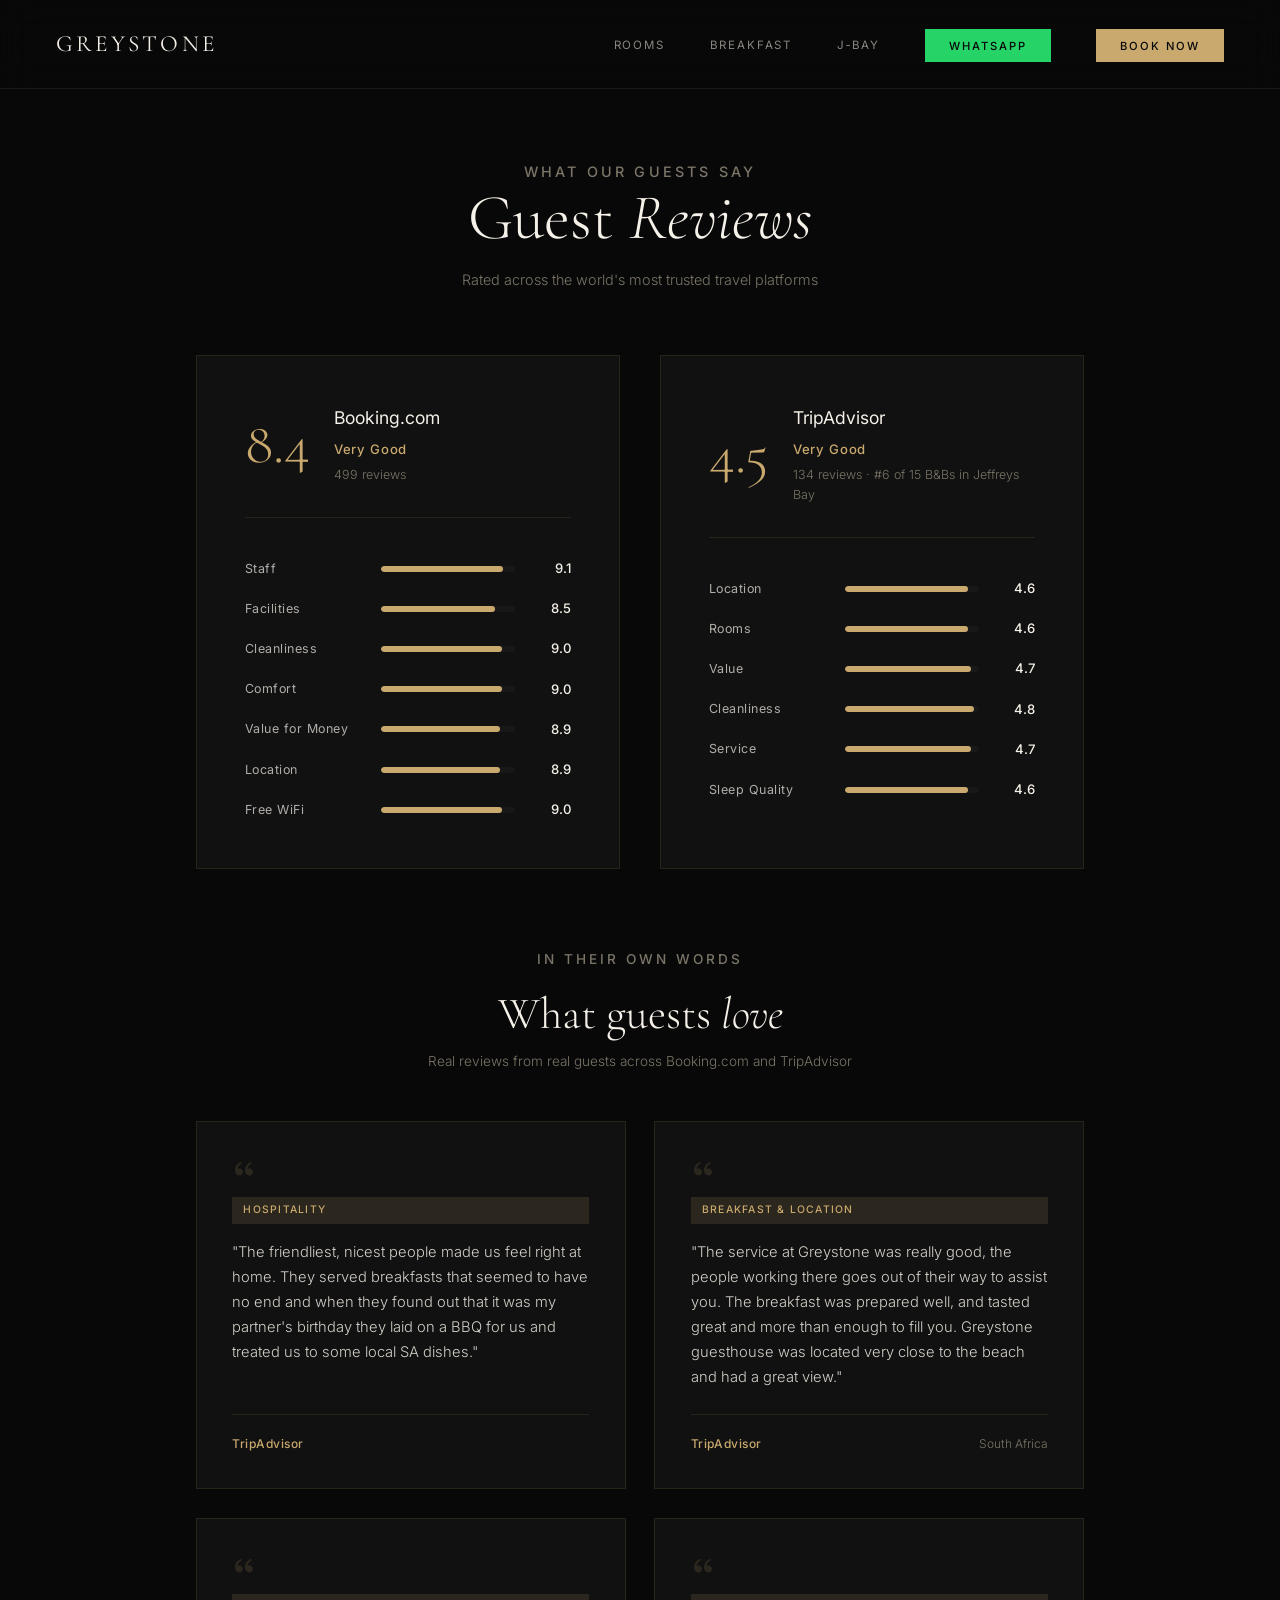
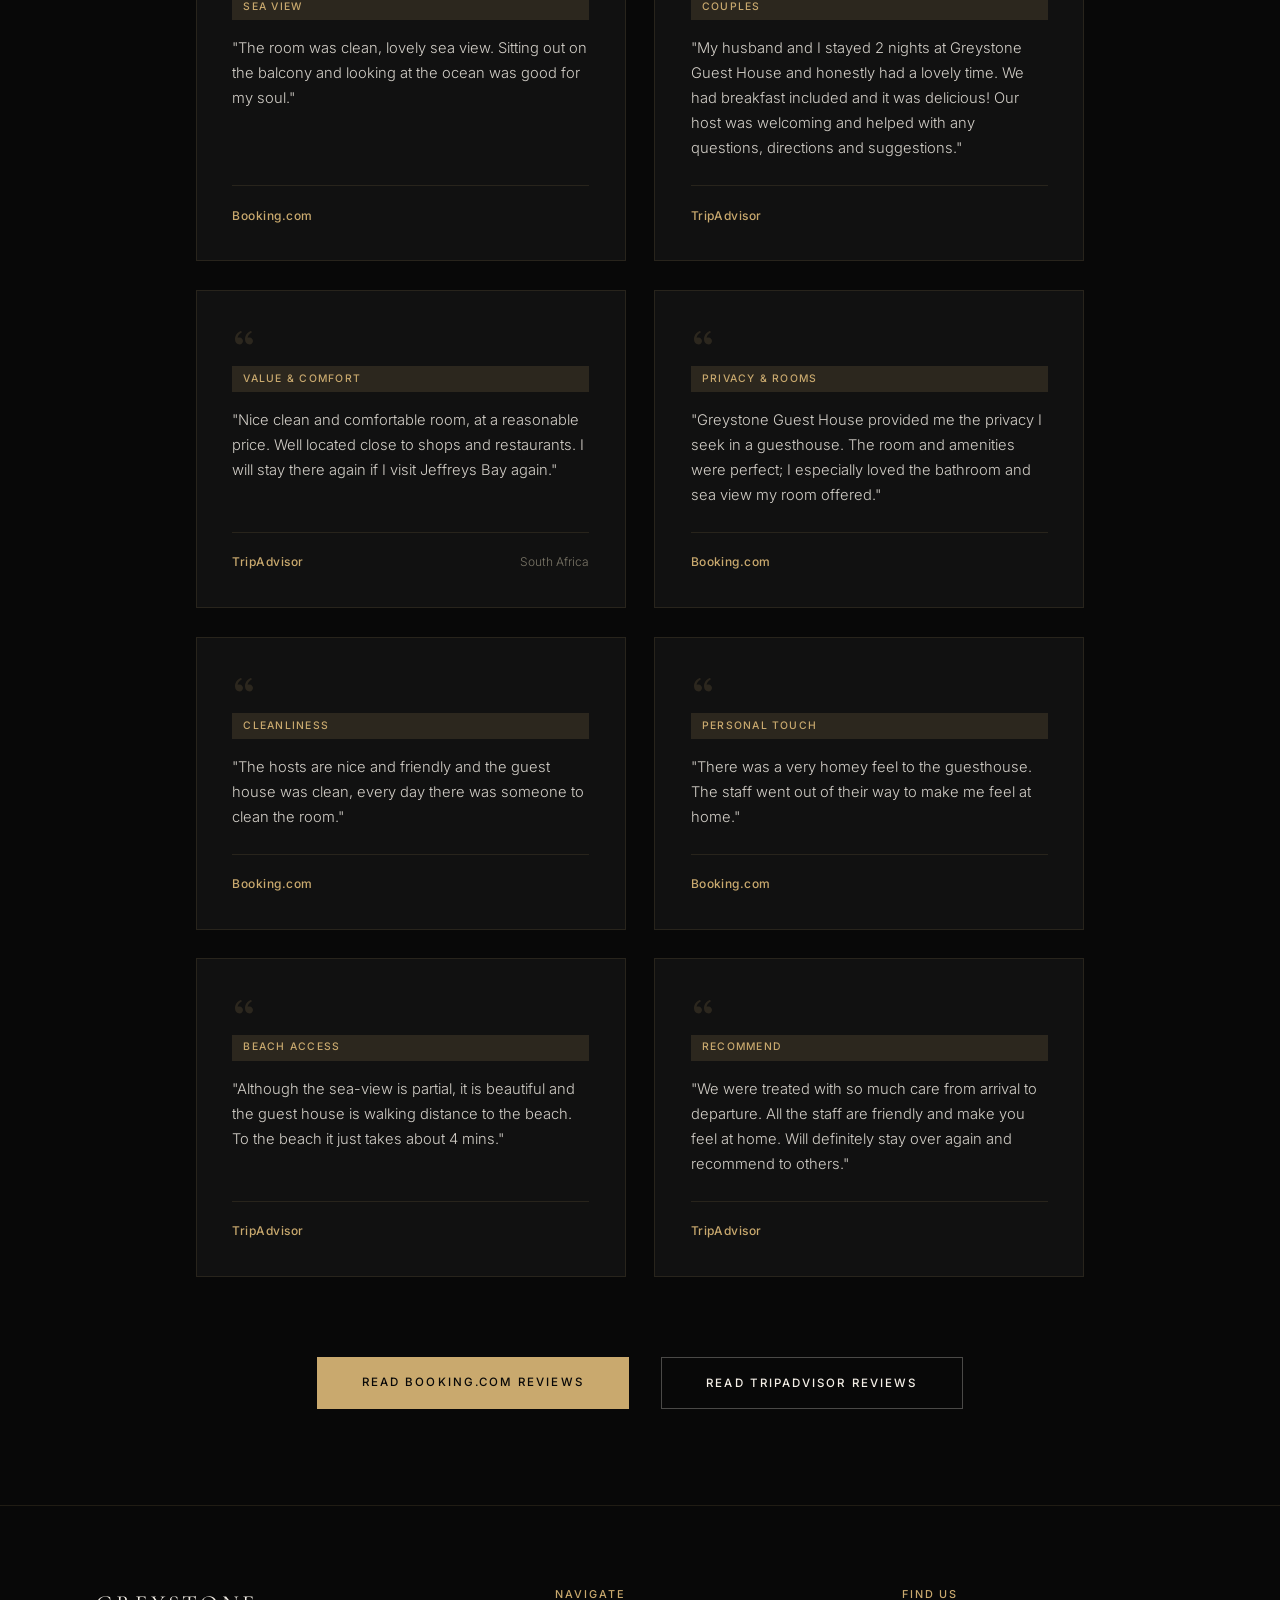
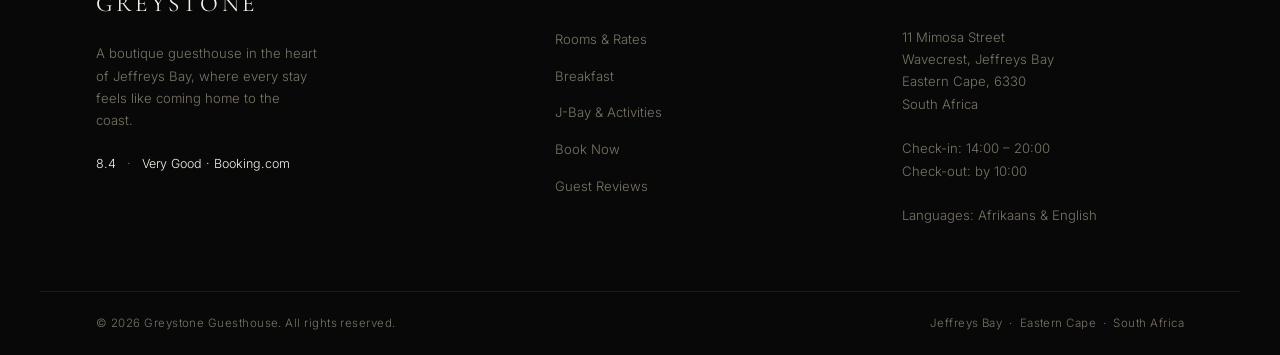
<file: reviews.html>
<!DOCTYPE html>
<html lang="en-ZA">
<head>
  <meta charset="UTF-8">
  <meta name="viewport" content="width=device-width, initial-scale=1.0">
  <!-- Google tag (gtag.js) -->
  <script async src="https://www.googletagmanager.com/gtag/js?id=G-LHN8DCK50B"></script>
  <script>
    window.dataLayer = window.dataLayer || [];
    function gtag(){dataLayer.push(arguments);}
    gtag('js', new Date());
    gtag('config', 'G-LHN8DCK50B');
  </script>
  <title>Guest Reviews | Greystone Guesthouse B&B Jeffreys Bay</title>
  <meta name="description" content="Read guest reviews for Greystone Guesthouse, a top-rated B&B in Jeffreys Bay. Scored 8.4 Very Good on Booking.com (499 reviews) and 4.5/5 on TripAdvisor. See why guests love our accommodation.">
  <link rel="canonical" href="https://greystoneguesthouse.co.za/reviews.html">

  <!-- Open Graph -->
  <meta property="og:type" content="website">
  <meta property="og:title" content="Guest Reviews | Greystone Guesthouse Jeffreys Bay">
  <meta property="og:description" content="Rated 8.4 Very Good on Booking.com. Read what guests say about Greystone Guesthouse B&B in Jeffreys Bay.">
  <meta property="og:url" content="https://greystoneguesthouse.co.za/reviews.html">
  <meta property="og:image" content="https://greystoneguesthouse.co.za/images/553368676.jpg">
  <meta property="og:locale" content="en_ZA">
  <meta property="og:site_name" content="Greystone Guesthouse">

  <!-- Twitter Card -->
  <meta name="twitter:card" content="summary_large_image">
  <meta name="twitter:title" content="Guest Reviews | Greystone Guesthouse Jeffreys Bay">
  <meta name="twitter:description" content="Rated 8.4 Very Good on Booking.com. Read what guests say about Greystone B&B.">
  <meta name="twitter:image" content="https://greystoneguesthouse.co.za/images/553368676.jpg">

  <!-- Breadcrumb Schema -->
  <script type="application/ld+json">
  {
    "@context": "https://schema.org",
    "@type": "BreadcrumbList",
    "itemListElement": [
      {
        "@type": "ListItem",
        "position": 1,
        "name": "Greystone Guesthouse",
        "item": "https://greystoneguesthouse.co.za/"
      },
      {
        "@type": "ListItem",
        "position": 2,
        "name": "Guest Reviews",
        "item": "https://greystoneguesthouse.co.za/reviews.html"
      }
    ]
  }
  </script>

  <!-- LodgingBusiness + AggregateRating Schema -->
  <script type="application/ld+json">
  {
    "@context": "https://schema.org",
    "@type": "LodgingBusiness",
    "name": "Greystone Guesthouse",
    "description": "A 3-star rated bed and breakfast in Jeffreys Bay, 260m from the beach and 300m from Supertubes.",
    "url": "https://greystoneguesthouse.co.za/",
    "image": "https://greystoneguesthouse.co.za/images/553368676.jpg",
    "address": {
      "@type": "PostalAddress",
      "streetAddress": "11 Mimosa Street",
      "addressLocality": "Jeffreys Bay",
      "addressRegion": "Eastern Cape",
      "postalCode": "6330",
      "addressCountry": "ZA"
    },
    "geo": {
      "@type": "GeoCoordinates",
      "latitude": -33.9308,
      "longitude": 24.9355
    },
    "telephone": "+27829537641",
    "starRating": {
      "@type": "Rating",
      "ratingValue": "3"
    },
    "aggregateRating": {
      "@type": "AggregateRating",
      "ratingValue": "8.4",
      "bestRating": "10",
      "reviewCount": "499",
      "ratingCount": "499"
    },
    "review": [
      {
        "@type": "Review",
        "reviewBody": "The friendliest, nicest people made us feel right at home. They served breakfasts that seemed to have no end and when they found out that it was my partner's birthday they laid on a BBQ for us and treated us to some local SA dishes.",
        "author": { "@type": "Person", "name": "Guest" },
        "reviewRating": { "@type": "Rating", "ratingValue": "5", "bestRating": "5" }
      },
      {
        "@type": "Review",
        "reviewBody": "The service at Greystone was really good, the people working there goes out of their way to assist you. The breakfast was prepared well, and tasted great and more than enough to fill you. Greystone guesthouse was located very close to the beach and had a great view.",
        "author": { "@type": "Person", "name": "Fred" },
        "reviewRating": { "@type": "Rating", "ratingValue": "5", "bestRating": "5" }
      },
      {
        "@type": "Review",
        "reviewBody": "Nice clean and comfortable room, at a reasonable price. Well located close to shops and restaurants. I will stay there again if I visit Jeffreys Bay again.",
        "author": { "@type": "Person", "name": "Leon" },
        "reviewRating": { "@type": "Rating", "ratingValue": "5", "bestRating": "5" }
      },
      {
        "@type": "Review",
        "reviewBody": "My husband and I stayed 2 nights at Greystone Guest House and honestly had a lovely time. We had breakfast included and it was delicious! Our host was welcoming and helped with any questions, directions and suggestions.",
        "author": { "@type": "Person", "name": "Guest" },
        "reviewRating": { "@type": "Rating", "ratingValue": "5", "bestRating": "5" }
      },
      {
        "@type": "Review",
        "reviewBody": "The room was clean, lovely sea view. Sitting out on the balcony and looking at the ocean was good for my soul.",
        "author": { "@type": "Person", "name": "Guest" },
        "reviewRating": { "@type": "Rating", "ratingValue": "5", "bestRating": "5" }
      },
      {
        "@type": "Review",
        "reviewBody": "We were treated with so much care from arrival to departure. All the staff are friendly and make you feel at home. Will definitely stay over again and recommend to others.",
        "author": { "@type": "Person", "name": "Guest" },
        "reviewRating": { "@type": "Rating", "ratingValue": "5", "bestRating": "5" }
      }
    ]
  }
  </script>

  <link rel="preconnect" href="https://fonts.googleapis.com">
  <link rel="preconnect" href="https://fonts.gstatic.com" crossorigin>
  <link href="https://fonts.googleapis.com/css2?family=Cormorant+Garamond:ital,wght@0,300;0,400;0,600;1,300;1,400;1,600&family=Inter:wght@300;400;500&display=swap" rel="stylesheet">
  <style>
    *, *::before, *::after { margin: 0; padding: 0; box-sizing: border-box; }

    :root {
      --ink:         #080808;
      --surface:     #111111;
      --surface-2:   #181818;
      --gold:        #C9A96E;
      --gold-light:  #E8D5B0;
      --gold-dim:    rgba(201,169,110,0.15);
      --cream:       #F5F0E8;
      --muted:       #7A7567;
      --border:      rgba(201,169,110,0.12);
      --border-faint:rgba(255,255,255,0.07);
    }

    html { scroll-behavior: smooth; }

    body {
      background: var(--ink);
      color: var(--cream);
      font-family: 'Inter', sans-serif;
      font-weight: 300;
      font-size: 16px;
      line-height: 1.6;
      overflow-x: hidden;
    }

    .display {
      font-family: 'Cormorant Garamond', serif;
      font-weight: 300;
      line-height: 1.08;
    }
    .display em { font-style: italic; font-weight: 300; }

    .eyebrow {
      font-size: 0.68rem;
      font-weight: 500;
      letter-spacing: 0.22em;
      text-transform: uppercase;
      color: var(--gold);
      margin-bottom: 1.2rem;
    }

    /* ─── NAV ──────────────────────────────────────────────────── */
    #nav {
      position: fixed;
      top: 0; left: 0; right: 0;
      z-index: 200;
      padding: 1.6rem 3.5rem;
      display: flex;
      align-items: center;
      justify-content: space-between;
      transition: background 0.5s, backdrop-filter 0.5s, padding 0.4s, border-color 0.5s;
      border-bottom: 1px solid transparent;
      background: rgba(8,8,8,0.88);
      backdrop-filter: blur(16px);
      -webkit-backdrop-filter: blur(16px);
      border-color: var(--border-faint);
    }

    .nav-logo {
      font-family: 'Cormorant Garamond', serif;
      font-size: 1.45rem;
      font-weight: 400;
      letter-spacing: 0.14em;
      text-transform: uppercase;
      color: var(--cream);
      text-decoration: none;
    }

    .nav-links {
      display: flex;
      align-items: center;
      gap: 2.8rem;
      list-style: none;
    }

    .nav-links a {
      font-size: 0.72rem;
      font-weight: 400;
      letter-spacing: 0.16em;
      text-transform: uppercase;
      color: rgba(245,240,232,0.55);
      text-decoration: none;
      transition: color 0.25s;
    }
    .nav-links a:hover { color: var(--cream); }

    .nav-book {
      font-size: 0.7rem !important;
      font-weight: 500 !important;
      letter-spacing: 0.18em !important;
      color: var(--ink) !important;
      background: var(--gold);
      padding: 0.6rem 1.5rem;
      transition: background 0.25s, transform 0.25s !important;
    }
    .nav-book:hover { background: var(--gold-light) !important; transform: translateY(-1px) !important; }

    /* ─── PAGE HEADER ──────────────────────────────────────────── */
    .page-header {
      padding: 10rem 3.5rem 4rem;
      text-align: center;
    }
    .page-header h1 { font-size: clamp(2.6rem, 5vw, 4.2rem); margin-bottom: 1rem; }
    .page-header p { color: var(--muted); font-size: 0.9rem; max-width: 480px; margin: 0 auto; }

    /* ─── REVIEW PLATFORMS ─────────────────────────────────────── */
    .platforms {
      display: grid;
      grid-template-columns: 1fr 1fr;
      gap: 2.5rem;
      max-width: 1000px;
      margin: 0 auto;
      padding: 0 3.5rem 5rem;
    }

    .platform-card {
      background: var(--surface);
      border: 1px solid var(--border);
      padding: 3rem;
    }

    .platform-header {
      display: flex;
      align-items: center;
      gap: 1.5rem;
      margin-bottom: 2.5rem;
      padding-bottom: 2rem;
      border-bottom: 1px solid var(--border);
    }

    .platform-score {
      font-family: 'Cormorant Garamond', serif;
      font-size: 3.6rem;
      font-weight: 300;
      color: var(--gold);
      line-height: 1;
    }

    .platform-meta h2 {
      font-size: 1.1rem;
      font-weight: 400;
      margin-bottom: 0.25rem;
    }

    .platform-meta .rating-label {
      color: var(--gold);
      font-size: 0.82rem;
      font-weight: 500;
      letter-spacing: 0.05em;
    }

    .platform-meta .review-count {
      color: var(--muted);
      font-size: 0.78rem;
      margin-top: 0.2rem;
    }

    /* ─── CATEGORY BARS ────────────────────────────────────────── */
    .categories { display: flex; flex-direction: column; gap: 1.2rem; }

    .category {
      display: grid;
      grid-template-columns: 120px 1fr 40px;
      align-items: center;
      gap: 1rem;
    }

    .category-name {
      font-size: 0.78rem;
      font-weight: 400;
      color: rgba(245,240,232,0.7);
      letter-spacing: 0.04em;
    }

    .category-bar {
      height: 6px;
      background: var(--surface-2);
      border-radius: 3px;
      overflow: hidden;
    }

    .category-bar-fill {
      height: 100%;
      background: var(--gold);
      border-radius: 3px;
      transition: width 1s cubic-bezier(.22,.6,.36,1);
    }

    .category-score {
      font-size: 0.82rem;
      font-weight: 500;
      color: var(--cream);
      text-align: right;
    }

    /* ─── GUEST QUOTES ─────────────────────────────────────────── */
    .quotes-section {
      max-width: 1000px;
      margin: 0 auto;
      padding: 0 3.5rem 5rem;
    }

    .quotes-heading {
      text-align: center;
      margin-bottom: 3rem;
    }

    .quotes-heading h2 { font-size: clamp(1.8rem, 3.5vw, 2.8rem); margin-bottom: 0.8rem; }
    .quotes-heading p { color: var(--muted); font-size: 0.85rem; }

    .quotes-grid {
      display: grid;
      grid-template-columns: 1fr 1fr;
      gap: 1.8rem;
    }

    .quote-card {
      background: var(--surface);
      border: 1px solid var(--border);
      padding: 2.2rem;
      display: flex;
      flex-direction: column;
    }

    .quote-icon {
      color: var(--gold-dim);
      margin-bottom: 1rem;
      flex-shrink: 0;
    }

    .quote-card p {
      font-size: 0.92rem;
      line-height: 1.7;
      color: rgba(245,240,232,0.85);
      flex: 1;
    }

    .quote-footer {
      display: flex;
      justify-content: space-between;
      align-items: center;
      margin-top: 1.5rem;
      padding-top: 1.2rem;
      border-top: 1px solid var(--border);
      font-size: 0.75rem;
    }

    .quote-source {
      color: var(--gold);
      font-weight: 500;
      letter-spacing: 0.04em;
    }

    .quote-origin {
      color: var(--muted);
    }

    .quote-theme {
      display: inline-block;
      font-size: 0.65rem;
      font-weight: 500;
      letter-spacing: 0.12em;
      text-transform: uppercase;
      color: var(--gold);
      background: var(--gold-dim);
      padding: 0.3rem 0.7rem;
      margin-bottom: 1rem;
    }

    /* ─── LINKS ────────────────────────────────────────────────── */
    .review-links {
      display: flex;
      justify-content: center;
      gap: 2rem;
      padding: 0 3.5rem 6rem;
    }

    .review-link {
      display: inline-block;
      padding: 1rem 2.8rem;
      font-size: 0.72rem;
      font-weight: 500;
      letter-spacing: 0.18em;
      text-transform: uppercase;
      text-decoration: none;
      transition: transform 0.25s, background 0.25s, border-color 0.25s;
      cursor: pointer;
    }
    .review-link:hover { transform: translateY(-2px); }

    .review-link--booking {
      background: var(--gold);
      color: var(--ink);
    }
    .review-link--booking:hover { background: var(--gold-light); }

    .review-link--tripadvisor {
      border: 1px solid rgba(245,240,232,0.28);
      color: var(--cream);
    }
    .review-link--tripadvisor:hover { border-color: var(--cream); }

    /* ─── FOOTER ───────────────────────────────────────────────── */
    footer { border-top: 1px solid var(--border); }

    .footer-main {
      display: grid;
      grid-template-columns: 1.4fr 1fr 1fr;
      gap: 4rem;
      padding: 5rem 3.5rem 4rem;
      max-width: 1200px;
      margin: 0 auto;
    }

    .footer-brand .nav-logo { display: block; margin-bottom: 1.2rem; }

    .footer-brand p {
      color: var(--muted);
      font-size: 0.82rem;
      line-height: 1.7;
      max-width: 28ch;
    }

    .footer-rating {
      display: flex;
      align-items: center;
      gap: 0.7rem;
      margin-top: 1.4rem;
      font-size: 0.78rem;
      color: var(--cream);
    }

    .footer-heading {
      font-size: 0.68rem;
      font-weight: 500;
      letter-spacing: 0.18em;
      text-transform: uppercase;
      color: var(--gold);
      margin-bottom: 1.4rem;
    }

    .footer-links {
      list-style: none;
      display: flex;
      flex-direction: column;
      gap: 0.7rem;
    }

    .footer-links a {
      color: var(--muted);
      text-decoration: none;
      font-size: 0.82rem;
      transition: color 0.25s;
    }
    .footer-links a:hover { color: var(--cream); }

    address {
      font-style: normal;
      color: var(--muted);
      font-size: 0.82rem;
      line-height: 1.7;
    }

    .footer-bottom {
      display: flex;
      justify-content: space-between;
      padding: 1.4rem 3.5rem;
      border-top: 1px solid var(--border);
      max-width: 1200px;
      margin: 0 auto;
    }

    .footer-bottom p {
      font-size: 0.72rem;
      color: var(--muted);
      letter-spacing: 0.04em;
    }

    /* ─── RESPONSIVE ───────────────────────────────────────────── */
    @media (max-width: 900px) {
      #nav { padding: 1.4rem 2rem; }
      .page-header { padding: 9rem 2rem 3rem; }
      .platforms { grid-template-columns: 1fr; padding: 0 2rem 4rem; }
      .platform-card { padding: 2.2rem; }
      .review-links { flex-direction: column; align-items: center; padding: 0 2rem 5rem; }
      .quotes-section { padding: 0 2rem 4rem; }
      .quotes-grid { gap: 1.5rem; }
      .footer-main { padding: 4rem 2rem; gap: 3rem; }
      .footer-bottom { padding: 1.4rem 2rem; }
    }

    @media (max-width: 600px) {
      #nav { padding: 1.2rem 1.5rem; }
      .nav-links { display: none; }
      .page-header { padding: 8rem 1.5rem 2.5rem; }
      .platforms { padding: 0 1.5rem 3.5rem; }
      .platform-card { padding: 1.8rem; }
      .category { grid-template-columns: 100px 1fr 36px; gap: 0.7rem; }
      .review-links { padding: 0 1.5rem 4rem; }
      .quotes-section { padding: 0 1.5rem 3.5rem; }
      .quotes-grid { grid-template-columns: 1fr; }
      .quote-card { padding: 1.8rem; }
      .footer-main { grid-template-columns: 1fr; padding: 3.5rem 1.5rem; gap: 2.5rem; }
      .footer-bottom { padding: 1.4rem 1.5rem; flex-direction: column; gap: 0.4rem; text-align: center; }
    }
  </style>
</head>
<body>

  <!-- ── NAV ─────────────────────────────────────────────────────── -->
  <nav id="nav" aria-label="Main navigation">
    <a href="index.html" class="nav-logo" aria-label="Greystone Guesthouse home">Greystone</a>
    <ul class="nav-links" role="list">
      <li><a href="index.html#rooms">Rooms</a></li>
      <li><a href="index.html#breakfast">Breakfast</a></li>
      <li><a href="index.html#location">J&#8209;Bay</a></li>
      <li><a href="https://wa.me/27829537641" target="_blank" rel="noopener" class="nav-book" style="background:#25D366;color:#fff">WhatsApp</a></li>
      <li><a href="https://book.nightsbridge.com/20319" target="_blank" rel="noopener" class="nav-book">Book Now</a></li>
    </ul>
  </nav>

  <!-- ── PAGE HEADER ─────────────────────────────────────────────── -->
  <header class="page-header">
    <p class="eyebrow">What Our Guests Say</p>
    <h1 class="display">Guest <em>Reviews</em></h1>
    <p>Rated across the world's most trusted travel platforms</p>
  </header>

  <!-- ── REVIEW PLATFORMS ────────────────────────────────────────── -->
  <div class="platforms">

    <!-- Booking.com -->
    <div class="platform-card">
      <div class="platform-header">
        <span class="platform-score">8.4</span>
        <div class="platform-meta">
          <h2>Booking.com</h2>
          <span class="rating-label">Very Good</span>
          <p class="review-count">499 reviews</p>
        </div>
      </div>
      <div class="categories">
        <div class="category">
          <span class="category-name">Staff</span>
          <div class="category-bar"><div class="category-bar-fill" data-width="91" style="width:0%"></div></div>
          <span class="category-score">9.1</span>
        </div>
        <div class="category">
          <span class="category-name">Facilities</span>
          <div class="category-bar"><div class="category-bar-fill" data-width="85" style="width:0%"></div></div>
          <span class="category-score">8.5</span>
        </div>
        <div class="category">
          <span class="category-name">Cleanliness</span>
          <div class="category-bar"><div class="category-bar-fill" data-width="90" style="width:0%"></div></div>
          <span class="category-score">9.0</span>
        </div>
        <div class="category">
          <span class="category-name">Comfort</span>
          <div class="category-bar"><div class="category-bar-fill" data-width="90" style="width:0%"></div></div>
          <span class="category-score">9.0</span>
        </div>
        <div class="category">
          <span class="category-name">Value for Money</span>
          <div class="category-bar"><div class="category-bar-fill" data-width="89" style="width:0%"></div></div>
          <span class="category-score">8.9</span>
        </div>
        <div class="category">
          <span class="category-name">Location</span>
          <div class="category-bar"><div class="category-bar-fill" data-width="89" style="width:0%"></div></div>
          <span class="category-score">8.9</span>
        </div>
        <div class="category">
          <span class="category-name">Free WiFi</span>
          <div class="category-bar"><div class="category-bar-fill" data-width="90" style="width:0%"></div></div>
          <span class="category-score">9.0</span>
        </div>
      </div>
    </div>

    <!-- TripAdvisor -->
    <div class="platform-card">
      <div class="platform-header">
        <span class="platform-score">4.5</span>
        <div class="platform-meta">
          <h2>TripAdvisor</h2>
          <span class="rating-label">Very Good</span>
          <p class="review-count">134 reviews · #6 of 15 B&amp;Bs in Jeffreys Bay</p>
        </div>
      </div>
      <div class="categories">
        <div class="category">
          <span class="category-name">Location</span>
          <div class="category-bar"><div class="category-bar-fill" data-width="92" style="width:0%"></div></div>
          <span class="category-score">4.6</span>
        </div>
        <div class="category">
          <span class="category-name">Rooms</span>
          <div class="category-bar"><div class="category-bar-fill" data-width="92" style="width:0%"></div></div>
          <span class="category-score">4.6</span>
        </div>
        <div class="category">
          <span class="category-name">Value</span>
          <div class="category-bar"><div class="category-bar-fill" data-width="94" style="width:0%"></div></div>
          <span class="category-score">4.7</span>
        </div>
        <div class="category">
          <span class="category-name">Cleanliness</span>
          <div class="category-bar"><div class="category-bar-fill" data-width="96" style="width:0%"></div></div>
          <span class="category-score">4.8</span>
        </div>
        <div class="category">
          <span class="category-name">Service</span>
          <div class="category-bar"><div class="category-bar-fill" data-width="94" style="width:0%"></div></div>
          <span class="category-score">4.7</span>
        </div>
        <div class="category">
          <span class="category-name">Sleep Quality</span>
          <div class="category-bar"><div class="category-bar-fill" data-width="92" style="width:0%"></div></div>
          <span class="category-score">4.6</span>
        </div>
      </div>
    </div>

  </div>

  <!-- ── GUEST QUOTES ────────────────────────────────────────────── -->
  <section class="quotes-section" aria-labelledby="quotes-heading">
    <div class="quotes-heading">
      <p class="eyebrow">In Their Own Words</p>
      <h2 class="display" id="quotes-heading">What guests <em>love</em></h2>
      <p>Real reviews from real guests across Booking.com and TripAdvisor</p>
    </div>

    <div class="quotes-grid">

      <blockquote class="quote-card">
        <svg class="quote-icon" xmlns="http://www.w3.org/2000/svg" width="24" height="24" fill="currentColor" viewBox="0 0 24 24" aria-hidden="true"><path d="M4.583 17.321C3.553 16.227 3 15 3 13.011c0-3.5 2.457-6.637 6.03-8.188l.893 1.378c-3.335 1.804-3.987 4.145-4.247 5.621.537-.278 1.24-.375 1.929-.311C9.591 11.68 11 13.194 11 15c0 1.933-1.567 3.5-3.5 3.5-1.174 0-2.292-.593-2.917-1.179zm10 0C13.553 16.227 13 15 13 13.011c0-3.5 2.457-6.637 6.03-8.188l.893 1.378c-3.335 1.804-3.987 4.145-4.247 5.621.537-.278 1.24-.375 1.929-.311C19.591 11.68 21 13.194 21 15c0 1.933-1.567 3.5-3.5 3.5-1.174 0-2.292-.593-2.917-1.179z"/></svg>
        <span class="quote-theme">Hospitality</span>
        <p>"The friendliest, nicest people made us feel right at home. They served breakfasts that seemed to have no end and when they found out that it was my partner's birthday they laid on a BBQ for us and treated us to some local SA dishes."</p>
        <footer class="quote-footer">
          <span class="quote-source">TripAdvisor</span>
        </footer>
      </blockquote>

      <blockquote class="quote-card">
        <svg class="quote-icon" xmlns="http://www.w3.org/2000/svg" width="24" height="24" fill="currentColor" viewBox="0 0 24 24" aria-hidden="true"><path d="M4.583 17.321C3.553 16.227 3 15 3 13.011c0-3.5 2.457-6.637 6.03-8.188l.893 1.378c-3.335 1.804-3.987 4.145-4.247 5.621.537-.278 1.24-.375 1.929-.311C9.591 11.68 11 13.194 11 15c0 1.933-1.567 3.5-3.5 3.5-1.174 0-2.292-.593-2.917-1.179zm10 0C13.553 16.227 13 15 13 13.011c0-3.5 2.457-6.637 6.03-8.188l.893 1.378c-3.335 1.804-3.987 4.145-4.247 5.621.537-.278 1.24-.375 1.929-.311C19.591 11.68 21 13.194 21 15c0 1.933-1.567 3.5-3.5 3.5-1.174 0-2.292-.593-2.917-1.179z"/></svg>
        <span class="quote-theme">Breakfast &amp; Location</span>
        <p>"The service at Greystone was really good, the people working there goes out of their way to assist you. The breakfast was prepared well, and tasted great and more than enough to fill you. Greystone guesthouse was located very close to the beach and had a great view."</p>
        <footer class="quote-footer">
          <span class="quote-source">TripAdvisor</span>
          <span class="quote-origin">South Africa</span>
        </footer>
      </blockquote>

      <blockquote class="quote-card">
        <svg class="quote-icon" xmlns="http://www.w3.org/2000/svg" width="24" height="24" fill="currentColor" viewBox="0 0 24 24" aria-hidden="true"><path d="M4.583 17.321C3.553 16.227 3 15 3 13.011c0-3.5 2.457-6.637 6.03-8.188l.893 1.378c-3.335 1.804-3.987 4.145-4.247 5.621.537-.278 1.24-.375 1.929-.311C9.591 11.68 11 13.194 11 15c0 1.933-1.567 3.5-3.5 3.5-1.174 0-2.292-.593-2.917-1.179zm10 0C13.553 16.227 13 15 13 13.011c0-3.5 2.457-6.637 6.03-8.188l.893 1.378c-3.335 1.804-3.987 4.145-4.247 5.621.537-.278 1.24-.375 1.929-.311C19.591 11.68 21 13.194 21 15c0 1.933-1.567 3.5-3.5 3.5-1.174 0-2.292-.593-2.917-1.179z"/></svg>
        <span class="quote-theme">Sea View</span>
        <p>"The room was clean, lovely sea view. Sitting out on the balcony and looking at the ocean was good for my soul."</p>
        <footer class="quote-footer">
          <span class="quote-source">Booking.com</span>
        </footer>
      </blockquote>

      <blockquote class="quote-card">
        <svg class="quote-icon" xmlns="http://www.w3.org/2000/svg" width="24" height="24" fill="currentColor" viewBox="0 0 24 24" aria-hidden="true"><path d="M4.583 17.321C3.553 16.227 3 15 3 13.011c0-3.5 2.457-6.637 6.03-8.188l.893 1.378c-3.335 1.804-3.987 4.145-4.247 5.621.537-.278 1.24-.375 1.929-.311C9.591 11.68 11 13.194 11 15c0 1.933-1.567 3.5-3.5 3.5-1.174 0-2.292-.593-2.917-1.179zm10 0C13.553 16.227 13 15 13 13.011c0-3.5 2.457-6.637 6.03-8.188l.893 1.378c-3.335 1.804-3.987 4.145-4.247 5.621.537-.278 1.24-.375 1.929-.311C19.591 11.68 21 13.194 21 15c0 1.933-1.567 3.5-3.5 3.5-1.174 0-2.292-.593-2.917-1.179z"/></svg>
        <span class="quote-theme">Couples</span>
        <p>"My husband and I stayed 2 nights at Greystone Guest House and honestly had a lovely time. We had breakfast included and it was delicious! Our host was welcoming and helped with any questions, directions and suggestions."</p>
        <footer class="quote-footer">
          <span class="quote-source">TripAdvisor</span>
        </footer>
      </blockquote>

      <blockquote class="quote-card">
        <svg class="quote-icon" xmlns="http://www.w3.org/2000/svg" width="24" height="24" fill="currentColor" viewBox="0 0 24 24" aria-hidden="true"><path d="M4.583 17.321C3.553 16.227 3 15 3 13.011c0-3.5 2.457-6.637 6.03-8.188l.893 1.378c-3.335 1.804-3.987 4.145-4.247 5.621.537-.278 1.24-.375 1.929-.311C9.591 11.68 11 13.194 11 15c0 1.933-1.567 3.5-3.5 3.5-1.174 0-2.292-.593-2.917-1.179zm10 0C13.553 16.227 13 15 13 13.011c0-3.5 2.457-6.637 6.03-8.188l.893 1.378c-3.335 1.804-3.987 4.145-4.247 5.621.537-.278 1.24-.375 1.929-.311C19.591 11.68 21 13.194 21 15c0 1.933-1.567 3.5-3.5 3.5-1.174 0-2.292-.593-2.917-1.179z"/></svg>
        <span class="quote-theme">Value &amp; Comfort</span>
        <p>"Nice clean and comfortable room, at a reasonable price. Well located close to shops and restaurants. I will stay there again if I visit Jeffreys Bay again."</p>
        <footer class="quote-footer">
          <span class="quote-source">TripAdvisor</span>
          <span class="quote-origin">South Africa</span>
        </footer>
      </blockquote>

      <blockquote class="quote-card">
        <svg class="quote-icon" xmlns="http://www.w3.org/2000/svg" width="24" height="24" fill="currentColor" viewBox="0 0 24 24" aria-hidden="true"><path d="M4.583 17.321C3.553 16.227 3 15 3 13.011c0-3.5 2.457-6.637 6.03-8.188l.893 1.378c-3.335 1.804-3.987 4.145-4.247 5.621.537-.278 1.24-.375 1.929-.311C9.591 11.68 11 13.194 11 15c0 1.933-1.567 3.5-3.5 3.5-1.174 0-2.292-.593-2.917-1.179zm10 0C13.553 16.227 13 15 13 13.011c0-3.5 2.457-6.637 6.03-8.188l.893 1.378c-3.335 1.804-3.987 4.145-4.247 5.621.537-.278 1.24-.375 1.929-.311C19.591 11.68 21 13.194 21 15c0 1.933-1.567 3.5-3.5 3.5-1.174 0-2.292-.593-2.917-1.179z"/></svg>
        <span class="quote-theme">Privacy &amp; Rooms</span>
        <p>"Greystone Guest House provided me the privacy I seek in a guesthouse. The room and amenities were perfect; I especially loved the bathroom and sea view my room offered."</p>
        <footer class="quote-footer">
          <span class="quote-source">Booking.com</span>
        </footer>
      </blockquote>

      <blockquote class="quote-card">
        <svg class="quote-icon" xmlns="http://www.w3.org/2000/svg" width="24" height="24" fill="currentColor" viewBox="0 0 24 24" aria-hidden="true"><path d="M4.583 17.321C3.553 16.227 3 15 3 13.011c0-3.5 2.457-6.637 6.03-8.188l.893 1.378c-3.335 1.804-3.987 4.145-4.247 5.621.537-.278 1.24-.375 1.929-.311C9.591 11.68 11 13.194 11 15c0 1.933-1.567 3.5-3.5 3.5-1.174 0-2.292-.593-2.917-1.179zm10 0C13.553 16.227 13 15 13 13.011c0-3.5 2.457-6.637 6.03-8.188l.893 1.378c-3.335 1.804-3.987 4.145-4.247 5.621.537-.278 1.24-.375 1.929-.311C19.591 11.68 21 13.194 21 15c0 1.933-1.567 3.5-3.5 3.5-1.174 0-2.292-.593-2.917-1.179z"/></svg>
        <span class="quote-theme">Cleanliness</span>
        <p>"The hosts are nice and friendly and the guest house was clean, every day there was someone to clean the room."</p>
        <footer class="quote-footer">
          <span class="quote-source">Booking.com</span>
        </footer>
      </blockquote>

      <blockquote class="quote-card">
        <svg class="quote-icon" xmlns="http://www.w3.org/2000/svg" width="24" height="24" fill="currentColor" viewBox="0 0 24 24" aria-hidden="true"><path d="M4.583 17.321C3.553 16.227 3 15 3 13.011c0-3.5 2.457-6.637 6.03-8.188l.893 1.378c-3.335 1.804-3.987 4.145-4.247 5.621.537-.278 1.24-.375 1.929-.311C9.591 11.68 11 13.194 11 15c0 1.933-1.567 3.5-3.5 3.5-1.174 0-2.292-.593-2.917-1.179zm10 0C13.553 16.227 13 15 13 13.011c0-3.5 2.457-6.637 6.03-8.188l.893 1.378c-3.335 1.804-3.987 4.145-4.247 5.621.537-.278 1.24-.375 1.929-.311C19.591 11.68 21 13.194 21 15c0 1.933-1.567 3.5-3.5 3.5-1.174 0-2.292-.593-2.917-1.179z"/></svg>
        <span class="quote-theme">Personal Touch</span>
        <p>"There was a very homey feel to the guesthouse. The staff went out of their way to make me feel at home."</p>
        <footer class="quote-footer">
          <span class="quote-source">Booking.com</span>
        </footer>
      </blockquote>

      <blockquote class="quote-card">
        <svg class="quote-icon" xmlns="http://www.w3.org/2000/svg" width="24" height="24" fill="currentColor" viewBox="0 0 24 24" aria-hidden="true"><path d="M4.583 17.321C3.553 16.227 3 15 3 13.011c0-3.5 2.457-6.637 6.03-8.188l.893 1.378c-3.335 1.804-3.987 4.145-4.247 5.621.537-.278 1.24-.375 1.929-.311C9.591 11.68 11 13.194 11 15c0 1.933-1.567 3.5-3.5 3.5-1.174 0-2.292-.593-2.917-1.179zm10 0C13.553 16.227 13 15 13 13.011c0-3.5 2.457-6.637 6.03-8.188l.893 1.378c-3.335 1.804-3.987 4.145-4.247 5.621.537-.278 1.24-.375 1.929-.311C19.591 11.68 21 13.194 21 15c0 1.933-1.567 3.5-3.5 3.5-1.174 0-2.292-.593-2.917-1.179z"/></svg>
        <span class="quote-theme">Beach Access</span>
        <p>"Although the sea-view is partial, it is beautiful and the guest house is walking distance to the beach. To the beach it just takes about 4 mins."</p>
        <footer class="quote-footer">
          <span class="quote-source">TripAdvisor</span>
        </footer>
      </blockquote>

      <blockquote class="quote-card">
        <svg class="quote-icon" xmlns="http://www.w3.org/2000/svg" width="24" height="24" fill="currentColor" viewBox="0 0 24 24" aria-hidden="true"><path d="M4.583 17.321C3.553 16.227 3 15 3 13.011c0-3.5 2.457-6.637 6.03-8.188l.893 1.378c-3.335 1.804-3.987 4.145-4.247 5.621.537-.278 1.24-.375 1.929-.311C9.591 11.68 11 13.194 11 15c0 1.933-1.567 3.5-3.5 3.5-1.174 0-2.292-.593-2.917-1.179zm10 0C13.553 16.227 13 15 13 13.011c0-3.5 2.457-6.637 6.03-8.188l.893 1.378c-3.335 1.804-3.987 4.145-4.247 5.621.537-.278 1.24-.375 1.929-.311C19.591 11.68 21 13.194 21 15c0 1.933-1.567 3.5-3.5 3.5-1.174 0-2.292-.593-2.917-1.179z"/></svg>
        <span class="quote-theme">Recommend</span>
        <p>"We were treated with so much care from arrival to departure. All the staff are friendly and make you feel at home. Will definitely stay over again and recommend to others."</p>
        <footer class="quote-footer">
          <span class="quote-source">TripAdvisor</span>
        </footer>
      </blockquote>

    </div>
  </section>

  <!-- ── READ MORE LINKS ─────────────────────────────────────────── -->
  <div class="review-links">
    <a href="https://www.booking.com/hotel/za/greystone-guesthouse-jeffreys-bay.en-gb.html#tab-reviews"
       target="_blank" rel="noopener"
       class="review-link review-link--booking">Read Booking.com Reviews</a>
    <a href="https://www.tripadvisor.co.uk/Hotel_Review-g469383-d1342566-Reviews-Greystone_Guest_House-Jeffreys_Bay_Eastern_Cape.html"
       target="_blank" rel="noopener"
       class="review-link review-link--tripadvisor">Read TripAdvisor Reviews</a>
  </div>

  <!-- ── FOOTER ────────────────────────────────────────────────────── -->
  <footer>
    <div class="footer-main">
      <div class="footer-brand">
        <a href="index.html" class="nav-logo" aria-label="Greystone Guesthouse">Greystone</a>
        <p>A boutique guesthouse in the heart of Jeffreys Bay, where every stay feels like coming home to the coast.</p>
        <div class="footer-rating" aria-label="Rated 8.4 Very Good on Booking.com">
          <span>8.4</span>
          <span style="color:var(--muted)">·</span>
          <span>Very Good · Booking.com</span>
        </div>
      </div>

      <nav aria-label="Footer navigation">
        <p class="footer-heading">Navigate</p>
        <ul class="footer-links" role="list">
          <li><a href="index.html#rooms">Rooms &amp; Rates</a></li>
          <li><a href="index.html#breakfast">Breakfast</a></li>
          <li><a href="index.html#location">J-Bay &amp; Activities</a></li>
          <li><a href="https://book.nightsbridge.com/20319" target="_blank" rel="noopener">Book Now</a></li>
          <li><a href="reviews.html">Guest Reviews</a></li>
        </ul>
      </nav>

      <div>
        <p class="footer-heading">Find Us</p>
        <address>
          11 Mimosa Street<br>
          Wavecrest, Jeffreys Bay<br>
          Eastern Cape, 6330<br>
          South Africa<br>
          <br>
          Check-in: 14:00 – 20:00<br>
          Check-out: by 10:00<br>
          <br>
          Languages: Afrikaans &amp; English
        </address>
      </div>
    </div>

    <div class="footer-bottom">
      <p>&copy; 2026 Greystone Guesthouse. All rights reserved.</p>
      <p>Jeffreys Bay &nbsp;·&nbsp; Eastern Cape &nbsp;·&nbsp; South Africa</p>
    </div>
  </footer>

  <script>
    // Animate bars on scroll
    const observer = new IntersectionObserver((entries) => {
      entries.forEach(entry => {
        if (entry.isIntersecting) {
          entry.target.style.width = entry.target.dataset.width + '%';
          observer.unobserve(entry.target);
        }
      });
    }, { threshold: 0.3 });

    document.querySelectorAll('.category-bar-fill').forEach(bar => observer.observe(bar));
  </script>

  <!-- Conversion tracking -->
  <script>
    document.addEventListener('click', function(e) {
      var link = e.target.closest('a[href]');
      if (!link) return;
      var href = link.href;
      var label = link.getAttribute('aria-label') || link.textContent.trim();
      if (href.indexOf('book.nightsbridge.com') !== -1) {
        gtag('event', 'begin_booking', {
          event_category: 'conversion',
          event_label: label,
          link_url: href
        });
      } else if (href.indexOf('wa.me') !== -1) {
        gtag('event', 'contact_whatsapp', {
          event_category: 'conversion',
          event_label: label,
          link_url: href
        });
      } else if (href.indexOf('booking.com') !== -1) {
        gtag('event', 'click_booking_com', {
          event_category: 'outbound',
          event_label: label,
          link_url: href
        });
      } else if (href.indexOf('tripadvisor') !== -1) {
        gtag('event', 'click_tripadvisor', {
          event_category: 'outbound',
          event_label: label,
          link_url: href
        });
      }
    });
  </script>

</body>
</html>
</file>
